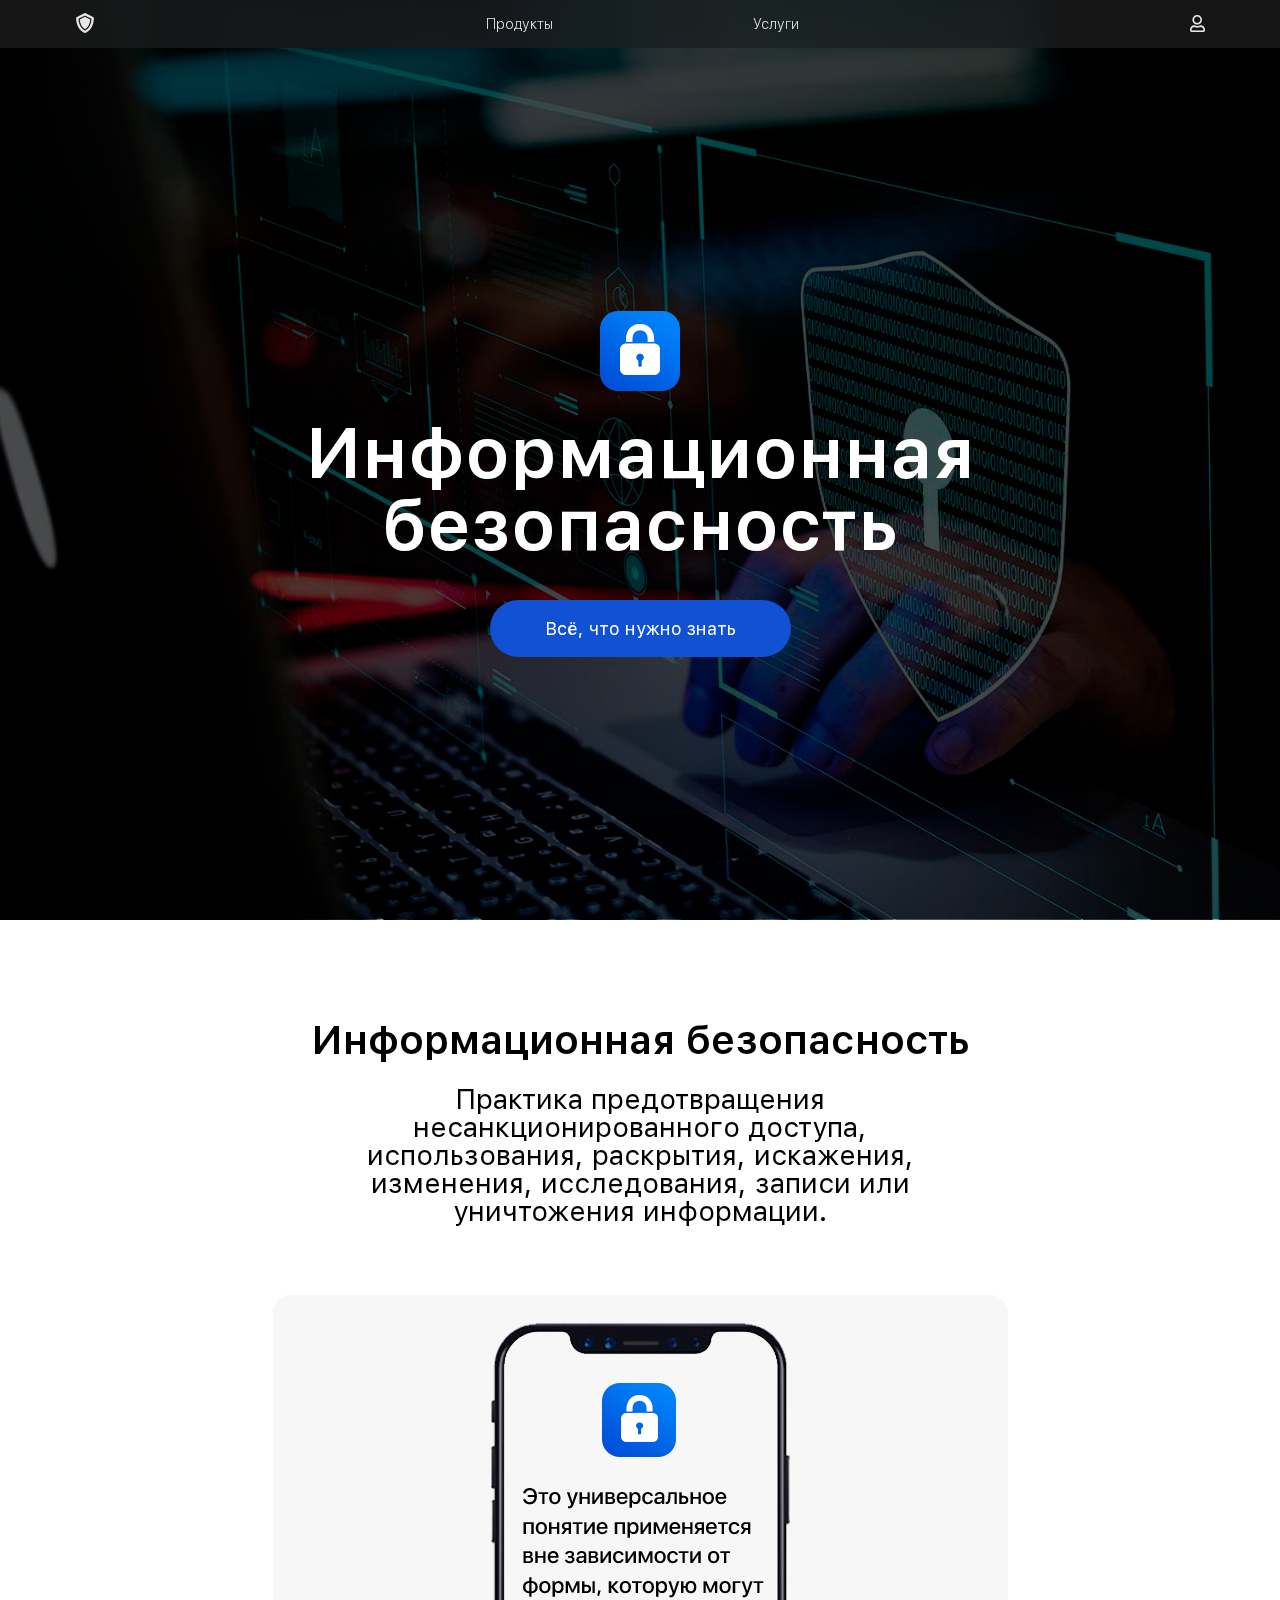
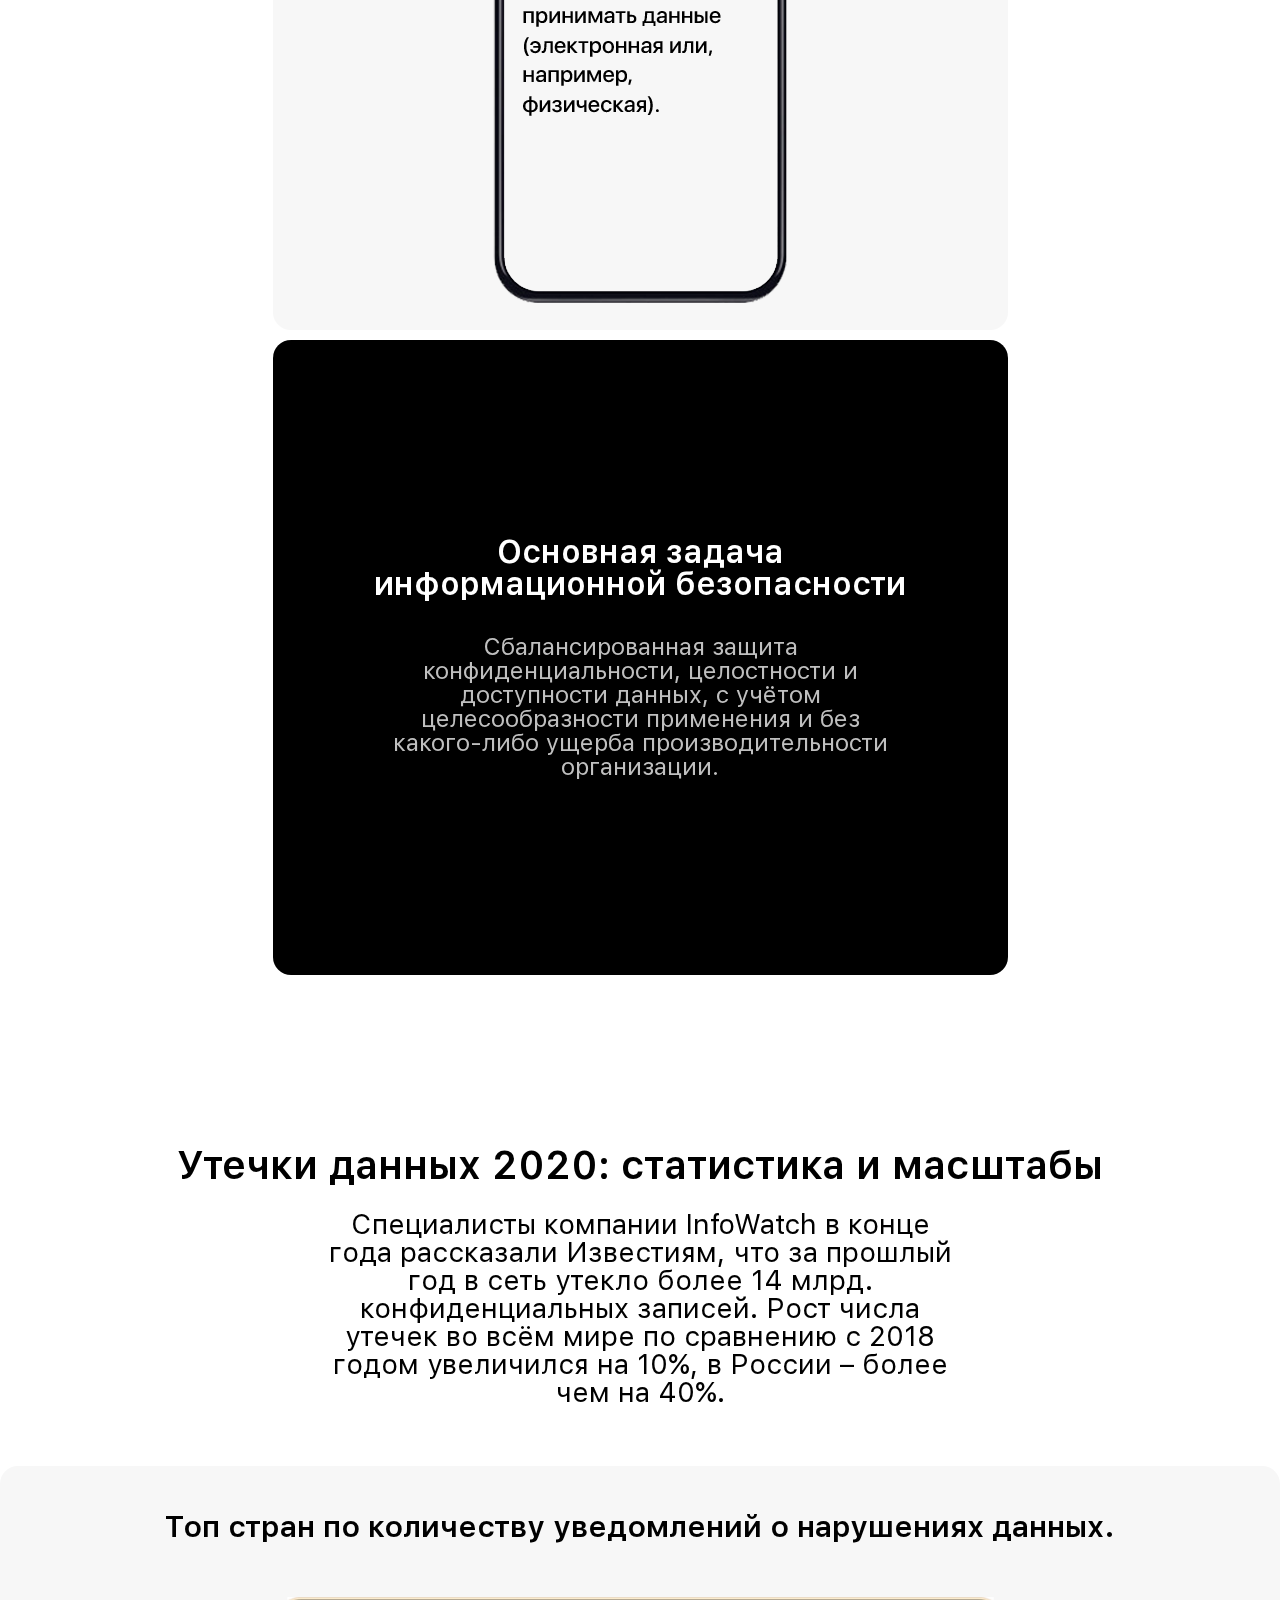
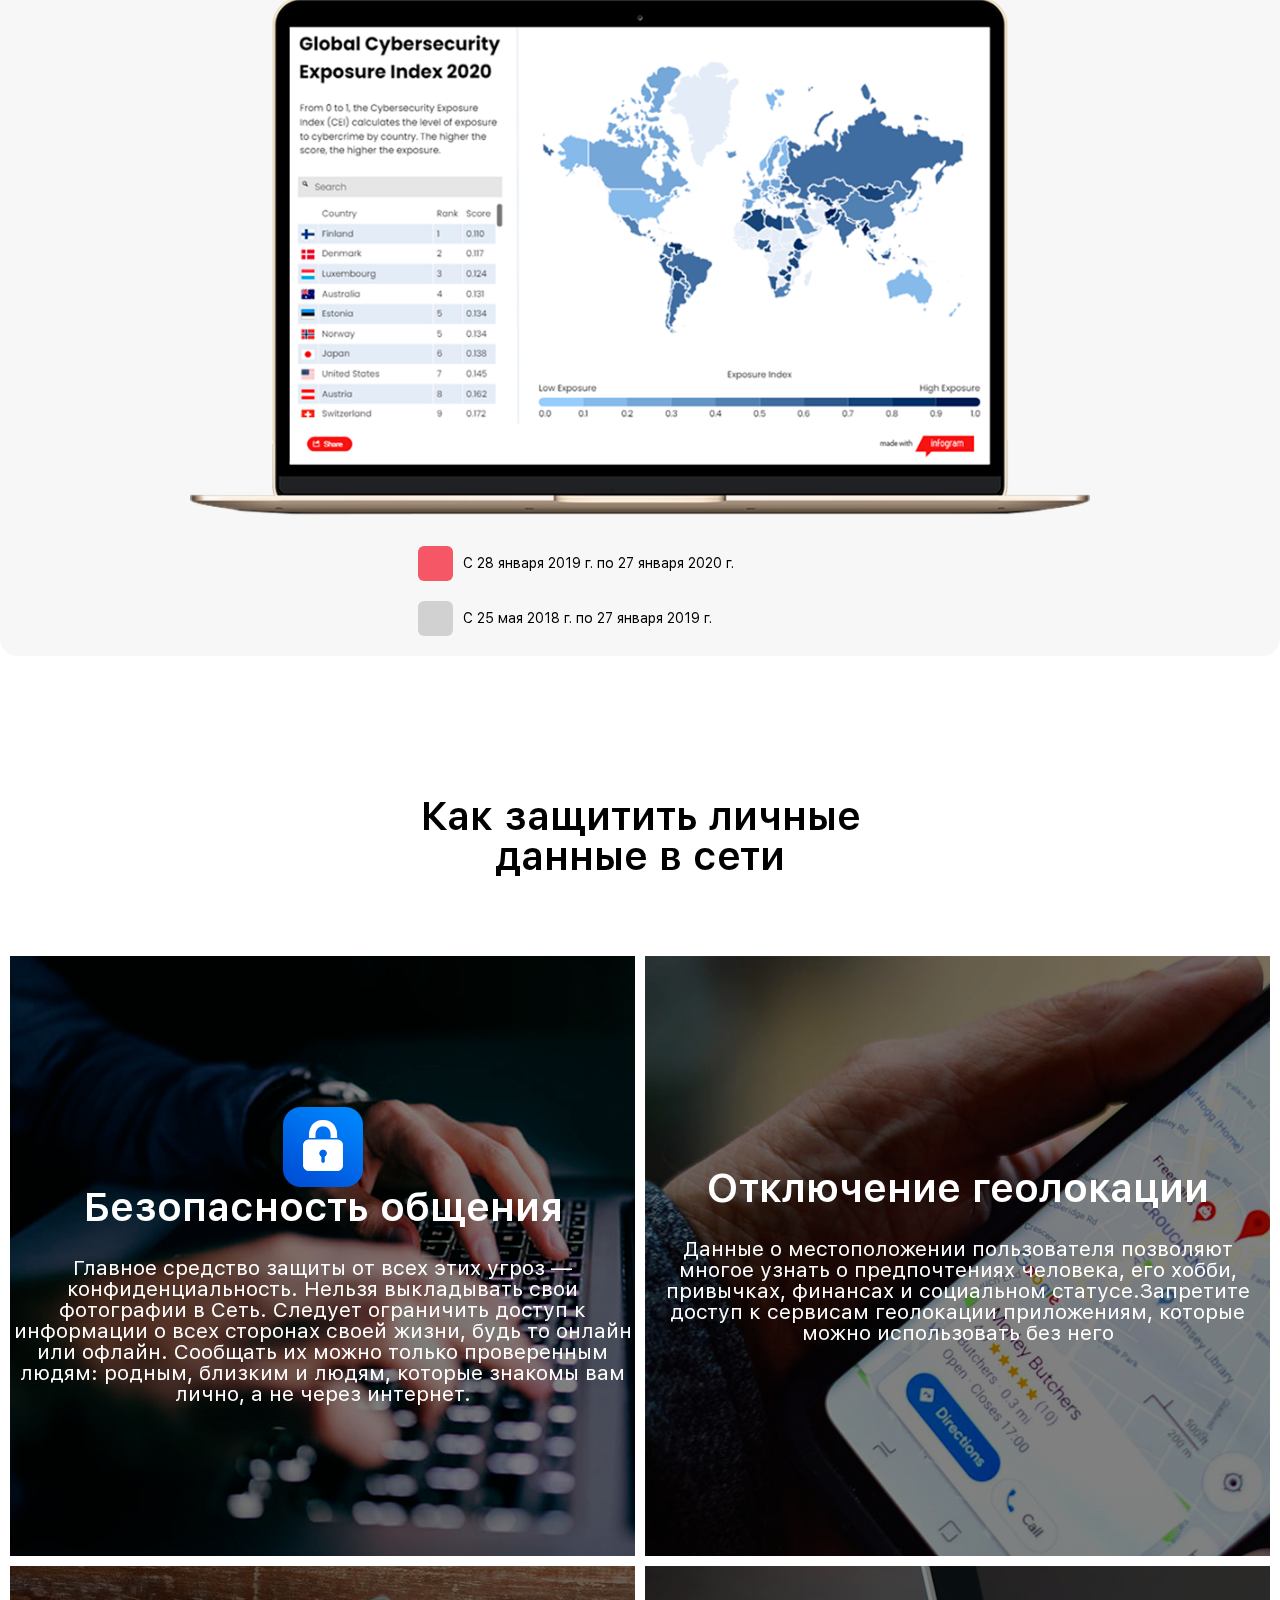
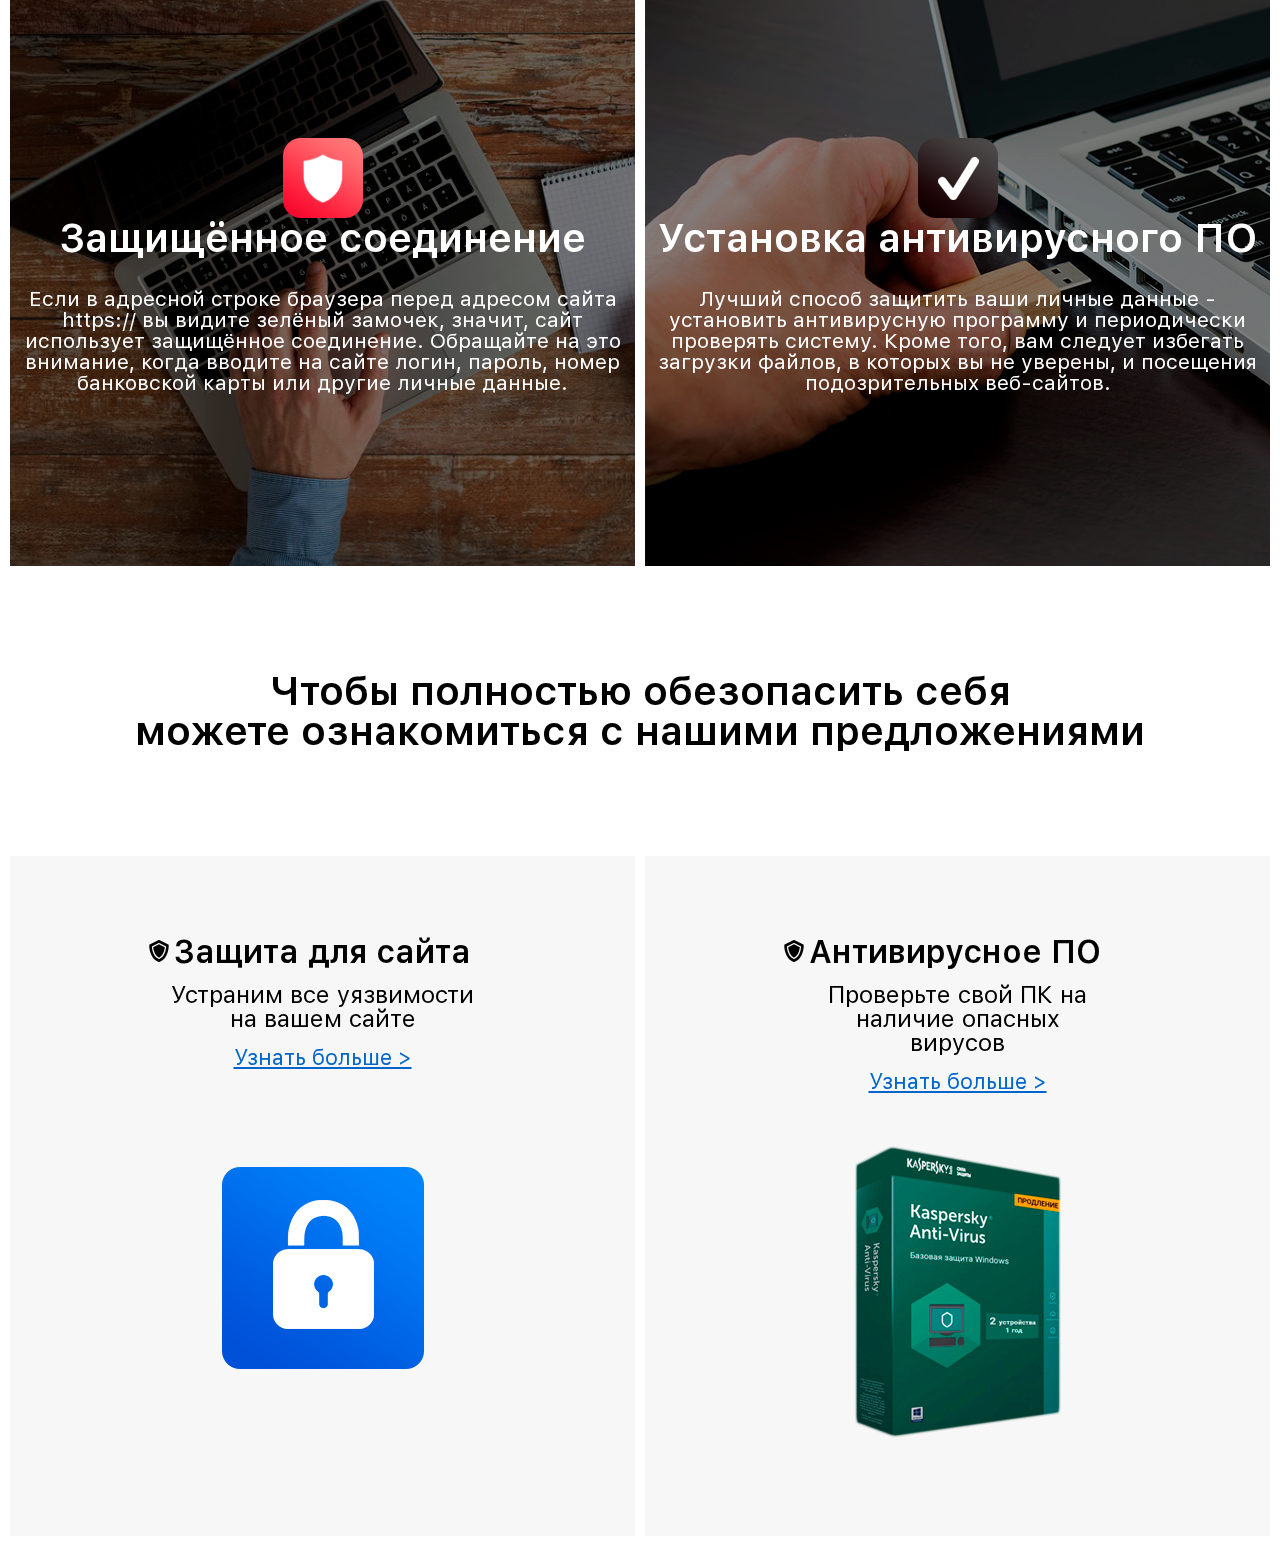
<file: index.html>
<!DOCTYPE html>
<html>
<head>
    <meta charset="UTF-8">
    <meta name="viewport" content="width=300, initial-scale=1">
    <title>Информационная безопасность</title>
    <link rel="stylesheet" href="css/icons.css">
    <link rel="stylesheet" href="css/main.css">
    <link rel="stylesheet" href="Font SF/stylesheet.css">
    <link rel="shortcut icon" href="logo.png" type="image/x-icon">
</head>
<body>


<div class="one">
    <!-- шапка -->
    <header class="main-fon-nav">
        <div class="wrapper">
        <div class="containerNav">
            <nav>
                <div class="row">
                    <div class="burger-menu">
                        <span></span>
                    </div>
                    <a class="logo-item-li-1" href="index.html">
                            <svg id="Capa_1" enable-background="new 0 0 512 512" height="20" viewBox="0 0 512 512" width="20" xmlns="http://www.w3.org/2000/svg">
                                <g><path d="m121.472 166.116c2.024 24.213 6.672 57.38 17.189 92.205 22.336 73.956 61.794 126.543 117.339 156.427
                            55.545-29.884 95.003-82.471 117.338-156.427 10.517-34.822 15.164-67.99 17.19-92.205l-134.528-67.264z"/>
                            <path d="m481.854 119.657c-.28-5.394-3.44-10.221-8.271-12.636l-210.875-105.438c-4.223-2.111-9.193-2.111-13.416 0l-210.875
                            105.438c-4.831 2.415-7.991 7.242-8.271 12.636-.16 3.07-3.628 76.168 21.273 161.035 14.734 50.214 36.406 94.071 64.414 130.354
                            35.295 45.722 80.659 79.357 134.832 99.973 1.719.653 3.526.98 5.335.98s3.616-.327 5.335-.98c54.173-20.615 99.537-54.251 134.832-99.973
                            28.008-36.283 49.68-80.141 64.414-130.354 24.901-84.867 21.433-157.965 21.273-161.035zm-219.206 325.414c-2.095 1.036-4.372 1.554-6.648
                            1.554s-4.554-.518-6.648-1.554c-66.792-33.024-113.696-92.938-139.408-178.076-12.86-42.583-17.503-82.709-19.133-108.871-.375-6.008
                            2.879-11.657 8.263-14.349l150.219-75.109c4.223-2.11 9.193-2.111 13.416 0l150.22 75.109c5.384 2.691 8.638 8.342 8.263
                                    14.35-1.631 26.164-6.274 66.291-19.134 108.87-25.714 85.137-72.618 145.051-139.41 178.076z"/></g>
                            </svg>
                    </a>
                    <ul class="list">
                        <li class="li-item"><a class="item-li" href="product.html">Продукты</a></li>
                        <li class="li-item"><a class="item-li" href="services.html">Услуги</a></li>
                    </ul>
                    <div class="logo-item-li">
                        <button class="btn-icon-user">
                            <i class="far fa-user user"></i>
                        </button>
                        <div class="drop-menu">
                            <div class="drop-menu-flex">
                                <a class="link-menu1 fas fa-cog" href="register.html"> Зарегестрироваться</a>
                                <a class="link-menu2 far fa-user-circle" href="authorization.html">  Войти</a>
                            </div>
                        </div>
                    </div>
                </div>
            </nav>
        </div>
        </div>
    </header>
    <!-- шапка -->
    <div class="container">
            <div class="main-title-m">
                <div class="icon">
                    <img src="img/main/one/icon.png" alt="">
                </div>
                <div class="text-title-m">
                    <p class="inf-sec">Информационная<br> безопасность</p> 
                </div>
                <a href="#two"><button class="learn-every">Всё, что нужно знать</button></a>
            </div>      
    </div>

</div>

    <div id="two" class="section two">
        <div class="container">
            <div class="main-title">
                <div class="text-title-block">
                    <p class="text-title-main">Информационная безопасность</p>
                    <p class="text-title-w">Практика предотвращения несанкционированного доступа, использования, раскрытия, искажения, изменения, исследования, записи или уничтожения информации. </p>
                </div>
            </div>
            <div class="cards">
                <div class="block-cards">
                    <div class="one-card"></div>
                    <div class="two-card">
                        <div class="info-block">
                            <p class="info-title">Основная задача информационной безопасности</p>
                            <p class="info-text"> Сбалансированная защита конфиденциальности, целостности и доступности данных, с учётом целесообразности применения и без какого-либо ущерба производительности организации. </p>
                        </div>
                    </div>
                </div>
            </div>
        </div>
    </div>

    <div class="section three">
        <div class="container">
            <div class="main-title">
                <div class="text-title-block">
                    <p class="text-title-main">Утечки данных 2020: статистика и масштабы</p>
                    <p class="text-title-w">Специалисты компании InfoWatch в конце года рассказали Известиям, что за прошлый год в сеть утекло более 14 млрд. конфиденциальных записей. Рост числа утечек во всём мире по сравнению с 2018 годом увеличился на 10%, в России – более чем на 40%.</p>
                </div>
            </div>
            <div class="block-card">
                <div class="card">
                    <div class="card-title"><p class="card-title-text">Топ стран по количеству уведомлений о нарушениях данных.</p></div>
                    <div class="flex-items">
                        <div class="card-image"></div>
                        <div class="card-info">
                            <div class="row-info-card">
                                <div class="red-block"></div>
                                <p class="color-block-text">С 28 января 2019 г. по 27 января 2020 г.</p>
                            </div>
                            <div class="row-info-card">
                                <div class="gray-block"></div>
                                <p class="color-block-text">С 25 мая 2018 г. по 27 января 2019 г.</p>
                            </div>
                        </div>
                    </div> 
                </div>
            </div>
        </div>
    </div>

    <div class="four">
        <div class="container-fluid">
            <div class="main-black-card">
                <div class="title-black-card">
                    <p class="style-title-black-card">Как защитить личные данные в сети</p>
                </div>
                <div class="row-cards-black">
                    <div class="card-in-black img-one">
                        <div class="icon-image">
                            <img src="img/4/1.png" alt="">
                        </div>
                        <div class="info-text-black-card">
                            <div class="txt-title-black-card">
                                <h3>Безопасность общения</h3>
                            </div>
                            <div class="txt-block-black-card">
                                <p class="txt-content-block-card">
                                    Главное средство защиты от всех этих угроз — конфиденциальность. 
                                    Нельзя выкладывать свои фотографии в Cеть. Следует ограничить доступ к 
                                    информации о всех сторонах своей жизни, будь то онлайн или офлайн.
                                     Сообщать их можно только проверенным людям: родным, близким и людям, 
                                    которые знакомы вам лично, а не через интернет.
                                </p>
                            </div>
                        </div>
                    </div>
                    <div class="card-in-black img-two">
                        <div class="info-text-black-card">
                            <div class="txt-title-black-card">
                                <h3>Отключение геолокации</h3>
                            </div>
                            <div class="txt-block-black-card">
                                <p class="txt-content-block-card">
                                    Данные о местоположении пользователя позволяют многое 
                                    узнать о предпочтениях человека, его хобби, привычках, 
                                    финансах и социальном статусе.Запретите доступ к сервисам 
                                    геолокации приложениям, которые можно использовать без него
                                </p>
                            </div>
                        </div>
                    </div>
                    <div class="card-in-black img-three">
                        <div class="icon-image">
                            <img src="img/4/2.png" alt="">
                        </div>
                        <div class="info-text-black-card">
                            <div class="txt-title-black-card">
                                <h3>Защищённое соединение</h3>
                            </div>
                            <div class="txt-block-black-card">
                                <p class="txt-content-block-card">
                                    Если в адресной строке браузера перед адресом сайта 
                                    https:// вы видите зелёный замочек, значит, сайт использует 
                                    защищённое соединение. Обращайте на это внимание, 
                                    когда вводите на сайте логин, пароль, номер банковской 
                                    карты или другие личные данные.
                                </p>
                            </div>
                        </div>
                    </div>
                    <div class="card-in-black img-four">
                        <div class="icon-image">
                            <img src="img/4/3.png" alt="">
                        </div>
                        <div class="info-text-black-card">
                            <div class="txt-title-black-card">
                                <h3>Установка антивирусного ПО</h3>
                            </div>
                            <div class="txt-block-black-card">
                                <p class="txt-content-block-card">
                                    Лучший способ защитить ваши личные данные - установить 
                                    антивирусную программу и периодически проверять систему. 
                                    Кроме того, вам следует избегать загрузки файлов, в которых 
                                    вы не уверены, и посещения подозрительных веб-сайтов.
                                </p>
                            </div>
                        </div>
                    </div> 
                </div>
            </div>
        </div>
    </div>

    <div class="five">
        <div class="container-fluid">
            <div class="product-title-block">
                <h1 class="product-title-text">Чтобы полностью обезопасить себя<br> можете ознакомиться с нашими предложениями</h1>
            </div>
            <div class="product-cards">
                <div class="product-card site">
                    <div class="site-block-info">
                        <div class="product-title-site">
                            <div class="product-icon">
                                <svg id="Capa_1" enable-background="new 0 0 512 512" height="22" viewBox="0 0 512 512" width="22" xmlns="http://www.w3.org/2000/svg">
                                    <g><path d="m121.472 166.116c2.024 24.213 6.672 57.38 17.189 92.205 22.336 73.956 61.794 126.543 117.339 156.427 
                                55.545-29.884 95.003-82.471 117.338-156.427 10.517-34.822 15.164-67.99 17.19-92.205l-134.528-67.264z"/>
                                <path d="m481.854 119.657c-.28-5.394-3.44-10.221-8.271-12.636l-210.875-105.438c-4.223-2.111-9.193-2.111-13.416 0l-210.875 
                                105.438c-4.831 2.415-7.991 7.242-8.271 12.636-.16 3.07-3.628 76.168 21.273 161.035 14.734 50.214 36.406 94.071 64.414 130.354 
                                35.295 45.722 80.659 79.357 134.832 99.973 1.719.653 3.526.98 5.335.98s3.616-.327 5.335-.98c54.173-20.615 99.537-54.251 134.832-99.973 
                                28.008-36.283 49.68-80.141 64.414-130.354 24.901-84.867 21.433-157.965 21.273-161.035zm-219.206 325.414c-2.095 1.036-4.372 1.554-6.648 
                                1.554s-4.554-.518-6.648-1.554c-66.792-33.024-113.696-92.938-139.408-178.076-12.86-42.583-17.503-82.709-19.133-108.871-.375-6.008 
                                2.879-11.657 8.263-14.349l150.219-75.109c4.223-2.11 9.193-2.111 13.416 0l150.22 75.109c5.384 2.691 8.638 8.342 8.263 
                                        14.35-1.631 26.164-6.274 66.291-19.134 108.87-25.714 85.137-72.618 145.051-139.41 178.076z"/></g>
                                </svg>
                            </div>
                            <p> Защита для сайта</p>
                        </div>
                        <div class="product-info-site">
                            <p class="product-info-txt">Устраним все уязвимости на вашем сайте</p>
                        </div>
                        <div class="product-learn-more">
                            <a href="services.html">Узнать больше ></a>
                        </div>
                        <div class="product-image-site"></div>
                    </div>
                </div>
                <div class="product-card antivirus">
                    <div class="antivirus-block-info">
                        <div class="product-title">
                            <div class="product-icon">
                                <svg id="Capa_1" enable-background="new 0 0 512 512" height="22" viewBox="0 0 512 512" width="22" xmlns="http://www.w3.org/2000/svg">
                                    <g><path d="m121.472 166.116c2.024 24.213 6.672 57.38 17.189 92.205 22.336 73.956 61.794 126.543 117.339 156.427 
                                55.545-29.884 95.003-82.471 117.338-156.427 10.517-34.822 15.164-67.99 17.19-92.205l-134.528-67.264z"/>
                                <path d="m481.854 119.657c-.28-5.394-3.44-10.221-8.271-12.636l-210.875-105.438c-4.223-2.111-9.193-2.111-13.416 0l-210.875 
                                105.438c-4.831 2.415-7.991 7.242-8.271 12.636-.16 3.07-3.628 76.168 21.273 161.035 14.734 50.214 36.406 94.071 64.414 130.354 
                                35.295 45.722 80.659 79.357 134.832 99.973 1.719.653 3.526.98 5.335.98s3.616-.327 5.335-.98c54.173-20.615 99.537-54.251 134.832-99.973 
                                28.008-36.283 49.68-80.141 64.414-130.354 24.901-84.867 21.433-157.965 21.273-161.035zm-219.206 325.414c-2.095 1.036-4.372 1.554-6.648 
                                1.554s-4.554-.518-6.648-1.554c-66.792-33.024-113.696-92.938-139.408-178.076-12.86-42.583-17.503-82.709-19.133-108.871-.375-6.008 
                                2.879-11.657 8.263-14.349l150.219-75.109c4.223-2.11 9.193-2.111 13.416 0l150.22 75.109c5.384 2.691 8.638 8.342 8.263 
                                        14.35-1.631 26.164-6.274 66.291-19.134 108.87-25.714 85.137-72.618 145.051-139.41 178.076z"/></g>
                                </svg>
                            </div>
                            <p>Антивирусное ПО</p>
                        </div>
                        <div class="product-info">
                            <p class="product-info-txt">Проверьте свой ПК на наличие опасных вирусов</p>
                        </div>
                        <div class="product-learn-more">
                            <a href="product.html">Узнать больше ></a>
                        </div>
                        <div class="product-image-antivirus"></div>
                    </div>
                </div>
            </div>
        </div>
    </div>
    <script src="source/js/js.js"></script>
</body>
</html>
</file>
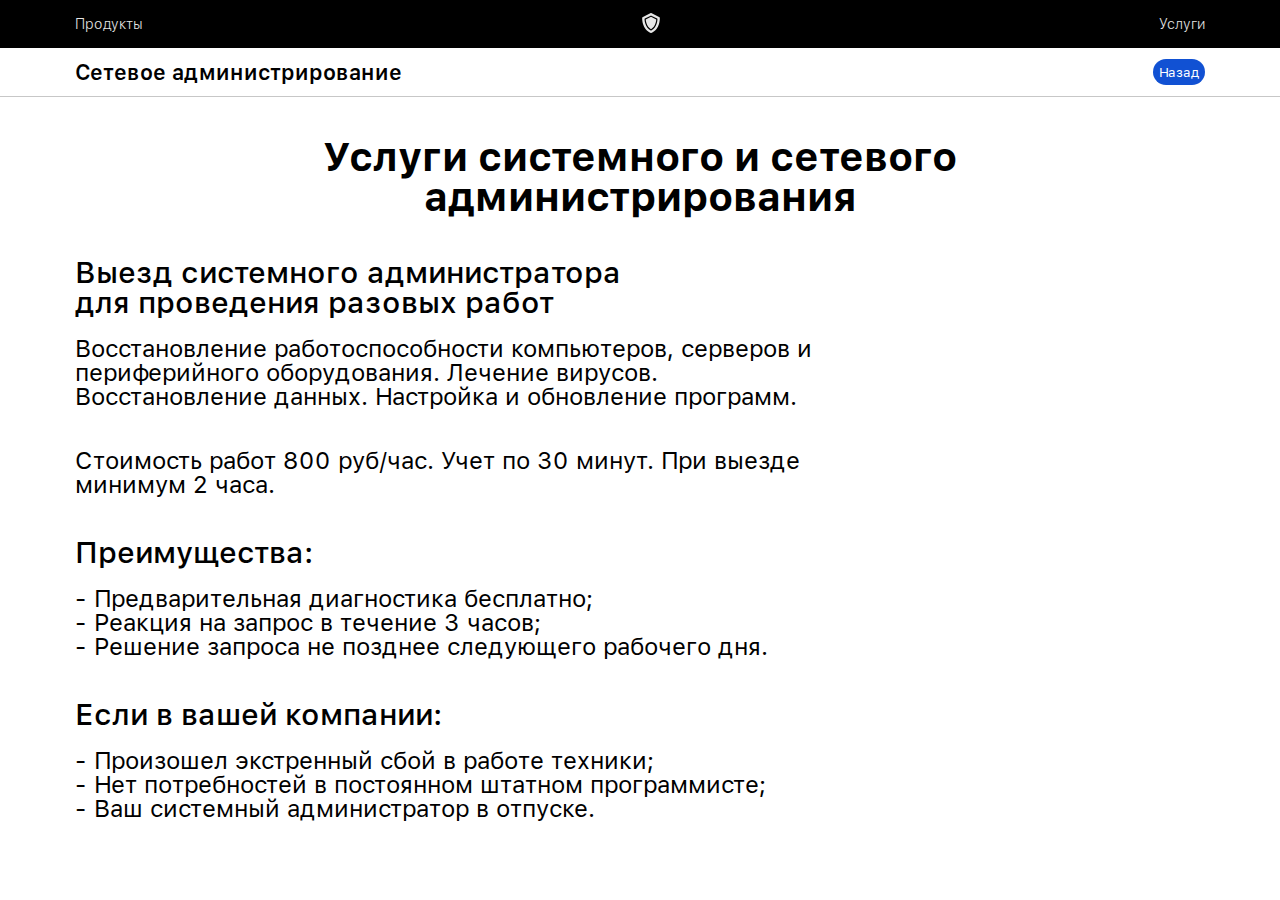
<file: admin.html>
<!DOCTYPE html>
<html>
<head>
    <meta charset="UTF-8">
    <meta name="viewport" content="width=300, initial-scale=1">
    <title>Сетевое администрирование</title>
    <link rel="stylesheet" href="css/icons.css">
    <link rel="stylesheet" href="css/services.css">
    <link rel="stylesheet" href="Font SF/stylesheet.css">
    <link rel="shortcut icon" href="logo.png" type="image/x-icon">
    <link rel="stylesheet" href="css/bid.css">
    <link rel="stylesheet" href="css/admin.css">
</head>
<body class="hide">

<!-- ШАПКА -->
    <header class="main-fon-nav one">
        <div class="wrapper">
            <div class="main-container containerNav">
                <nav>
                    <div class="row">
                        <li class="li-item"><a class="item-li" href="product.html">Продукты</a></li>
                        <a class="logo-item-li-1" href="index.html">
                            <svg id="Capa_1" enable-background="new 0 0 512 512" height="20" viewBox="0 0 512 512" width="20" xmlns="http://www.w3.org/2000/svg">
                                <g><path d="m121.472 166.116c2.024 24.213 6.672 57.38 17.189 92.205 22.336 73.956 61.794 126.543 117.339 156.427
                            55.545-29.884 95.003-82.471 117.338-156.427 10.517-34.822 15.164-67.99 17.19-92.205l-134.528-67.264z"/>
                                    <path d="m481.854 119.657c-.28-5.394-3.44-10.221-8.271-12.636l-210.875-105.438c-4.223-2.111-9.193-2.111-13.416 0l-210.875
                            105.438c-4.831 2.415-7.991 7.242-8.271 12.636-.16 3.07-3.628 76.168 21.273 161.035 14.734 50.214 36.406 94.071 64.414 130.354
                            35.295 45.722 80.659 79.357 134.832 99.973 1.719.653 3.526.98 5.335.98s3.616-.327 5.335-.98c54.173-20.615 99.537-54.251 134.832-99.973
                            28.008-36.283 49.68-80.141 64.414-130.354 24.901-84.867 21.433-157.965 21.273-161.035zm-219.206 325.414c-2.095 1.036-4.372 1.554-6.648
                            1.554s-4.554-.518-6.648-1.554c-66.792-33.024-113.696-92.938-139.408-178.076-12.86-42.583-17.503-82.709-19.133-108.871-.375-6.008
                            2.879-11.657 8.263-14.349l150.219-75.109c4.223-2.11 9.193-2.111 13.416 0l150.22 75.109c5.384 2.691 8.638 8.342 8.263
                                    14.35-1.631 26.164-6.274 66.291-19.134 108.87-25.714 85.137-72.618 145.051-139.41 178.076z"/></g>
                            </svg>
                        </a>
                        <li class="li-item"><a class="item-li" href="services.html">Услуги</a></li>
                    </div>
                </nav>
            </div>
        </div>
    </header>

    <!-- ШАПКА ФИКСИРОВАННАЯ -->
    <div class="secound-fon-naw two">
        <div class="secound-wrapper">
            <div class="main-container containerNav">
                <div class="secound-row">
                    <div class="antivirusPO">
                        <a href="services.html" class="antivirusPO-txt">Сетевое администрирование</a>
                    </div>
                    <div class="antivirus-check">
                        <a href="services.html"><button class="antivirus-check-btn">Назад</button></a>
                    </div>
                </div>
            </div>
        </div>
        <div class="main-hide-block">
            <div class="hide-block">
                <div class="btn-hide-block">
                    <button class="btn-hide">X</button>
                </div>
                <div class="main-block-form">
                    <div class="logo-text-block">
                        <p id="some-txt" class="logo-text"></p>
                    </div>
                    <div class="form-block">
                        <form class="form" action="address.txt" method="get">
                            <div class="input login">
                                <input class="input-login" type="text" required placeholder=" ">
                                <label class="form-label">Введите ваш телефон.</label>
                            </div>
                            <div class="input login">
                                <input class="input-login" type="text" required placeholder=" ">
                                <label class="form-label">Введите ваше имя.</label>
                            </div>
                            <p class="prompt-txt">Оставьте заявку и в ближайшее время мы с вами свяжемся.</p>
                            <div class="input button">
                                <button id="submit" name="submit" type="submit" class="btn-input">Отправить заявку</button>
                            </div>
                        </form>
                    </div>

                </div>
            </div>
        </div>
    </div>
    </div>
    <!-- ШАПКА ФИКСИРОВАННАЯ -->
<!-- ШАПКА -->
    <section>
        <div class="containerNav">
            <div class="title">
                <p class="title-text">Услуги системного и сетевого<br>администрирования</p>
            </div>
            <div class="text-info">
                <div class="text-info-block">
                    <div class="title-info-text">
                        <p>Выезд системного администратора<br>для проведения разовых работ</p>
                    </div>
                    <div class="info-block">
                        <p>
                            Восстановление работоспособности компьютеров,
                            серверов и периферийного оборудования.
                            Лечение вирусов. Восстановление данных. Настройка
                            и обновление программ.
                        </p>
                    </div>
                    <div class="info-block-m">
                        <p>
                            Стоимость работ 800 руб/час. Учет по 30 минут.
                            При выезде минимум 2 часа.
                        </p>
                    </div>
                    <div class="title-info-text">
                        <p>Преимущества:</p>
                    </div>
                    <div class="info-block">
                        <p>
                            - Предварительная диагностика бесплатно;<br>
                            - Реакция на запрос в течение 3 часов;<br>
                            - Решение запроса не позднее следующего рабочего дня.
                        </p>
                    </div>
                    <div class="title-info-text">
                        <p>Если в вашей компании:</p>
                    </div>
                    <div class="info-block">
                        <p>
                            - Произошел экстренный сбой в работе техники;<br>
                            - Нет потребностей в постоянном штатном программисте;<br>
                            - Ваш системный администратор в отпуске.
                        </p>
                    </div>
                </div>
            </div>
        </div>
    </section>
</body>
</html>
</file>
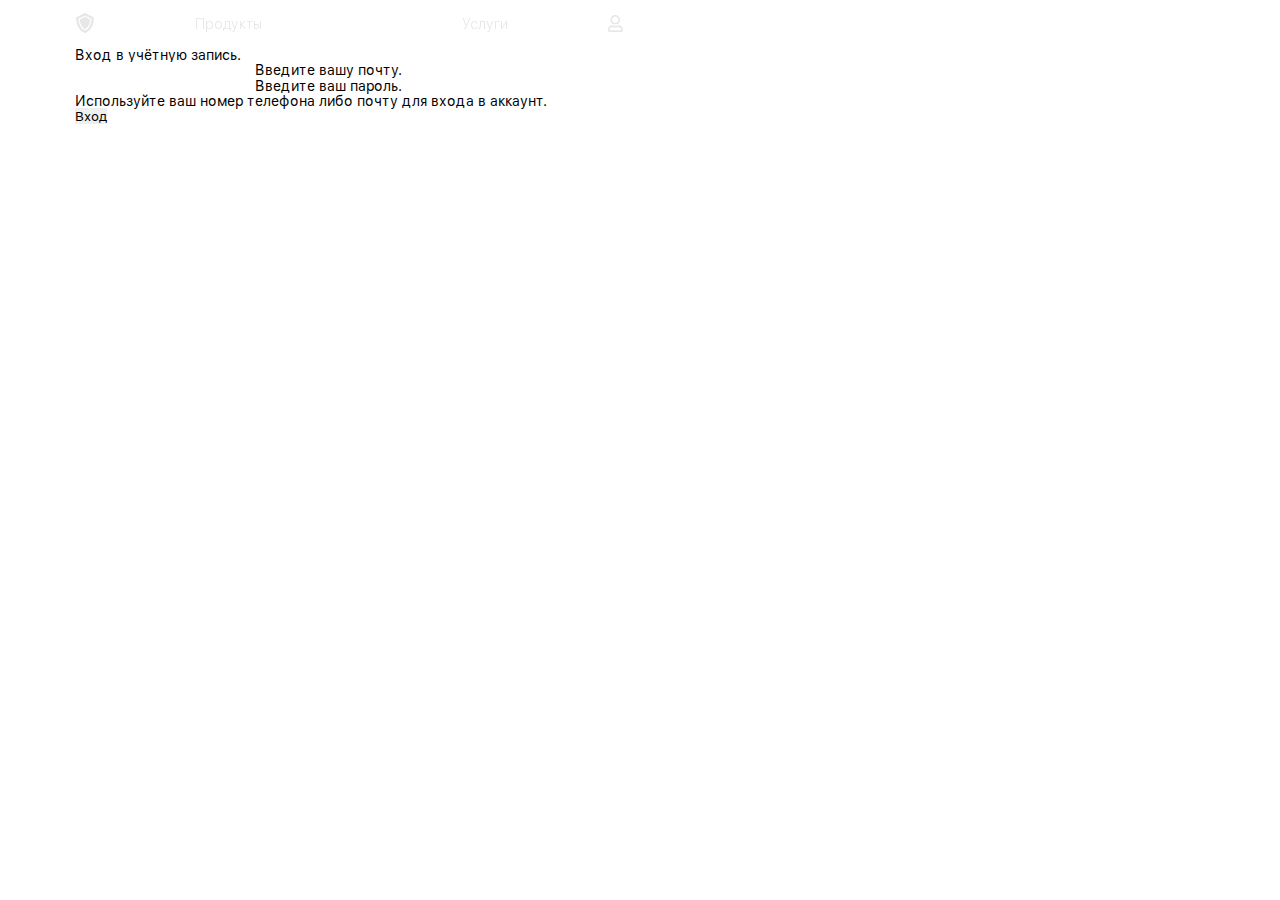
<file: authorization.html>
<!DOCTYPE html>
<html>
<head>
    <meta charset="UTF-8">
    <meta name="viewport" content="width=300, initial-scale=1">
    <title></title>
    <link rel="stylesheet" href="css/icons.css">
    <link rel="stylesheet" href="css/authorization.css">
    <link rel="stylesheet" href="Font SF/stylesheet.css">
</head>
<body>
    
<!-- шапка -->
<header class="main-fon-nav">
    <div class="wrapper">
    <div class="container">
        <nav>
            <div class="row">
                <div class="burger-menu">
                    <span></span>
                </div>
                <a class="logo-item-li-1" href="index.html">
                        <svg id="Capa_1" enable-background="new 0 0 512 512" height="20" viewBox="0 0 512 512" width="20" xmlns="http://www.w3.org/2000/svg">
                            <g><path d="m121.472 166.116c2.024 24.213 6.672 57.38 17.189 92.205 22.336 73.956 61.794 126.543 117.339 156.427 
                        55.545-29.884 95.003-82.471 117.338-156.427 10.517-34.822 15.164-67.99 17.19-92.205l-134.528-67.264z"/>
                        <path d="m481.854 119.657c-.28-5.394-3.44-10.221-8.271-12.636l-210.875-105.438c-4.223-2.111-9.193-2.111-13.416 0l-210.875 
                        105.438c-4.831 2.415-7.991 7.242-8.271 12.636-.16 3.07-3.628 76.168 21.273 161.035 14.734 50.214 36.406 94.071 64.414 130.354 
                        35.295 45.722 80.659 79.357 134.832 99.973 1.719.653 3.526.98 5.335.98s3.616-.327 5.335-.98c54.173-20.615 99.537-54.251 134.832-99.973 
                        28.008-36.283 49.68-80.141 64.414-130.354 24.901-84.867 21.433-157.965 21.273-161.035zm-219.206 325.414c-2.095 1.036-4.372 1.554-6.648 
                        1.554s-4.554-.518-6.648-1.554c-66.792-33.024-113.696-92.938-139.408-178.076-12.86-42.583-17.503-82.709-19.133-108.871-.375-6.008 
                        2.879-11.657 8.263-14.349l150.219-75.109c4.223-2.11 9.193-2.111 13.416 0l150.22 75.109c5.384 2.691 8.638 8.342 8.263 
                                14.35-1.631 26.164-6.274 66.291-19.134 108.87-25.714 85.137-72.618 145.051-139.41 178.076z"/></g>
                        </svg>
                </a>
                <ul class="list">
                    <li class="li-item"><a class="item-li" href="#">Продукты</a></li>
                    <li class="li-item"><a class="item-li" href="#">Услуги</a></li>
                </ul>
                <div class="logo-item-li">
                    <button class="btn-icon-user">
                        <i class="far fa-user user"></i>
                    </button>
                    <div class="drop-menu">
                        <div class="drop-menu-flex">
                            <a class="link-menu1 fas fa-cog" href="register.html"> Зарегестрироваться</a> 
                            <a class="link-menu2 far fa-user-circle" href="authorization.html">  Войти</a> 
                        </div>
                    </div>
                </div>
            </div>
        </nav>
    </div>
    </div>
</header> 
<!-- шапка --> 

    <div class="container">
        <div class="logo-text-block">
            <p class="logo-text">Вход в учётную запись.</p>
        </div>
        <form class="form" action="#">
                    <div class="input login">
                        <input class="input-login" type="email" required placeholder=" ">
                        <label class="form-label">Введите вашу почту.</label>
                    </div>
                    <div class="input password">
                        <input class="input-password" type="password" required placeholder=" ">
                        <label class="form-label">Введите ваш пароль.</label>
                    </div>
                <p class="prompt-txt">Используйте ваш номер телефона либо почту для входа в аккаунт.</p>
                <div class="input button">
                    <button type="submit" class="btn-input">Вход</button>
                </div>
        </form>
    </div>



    <script src="source/js/js-form.js"></script>
</body>
</html>
</file>
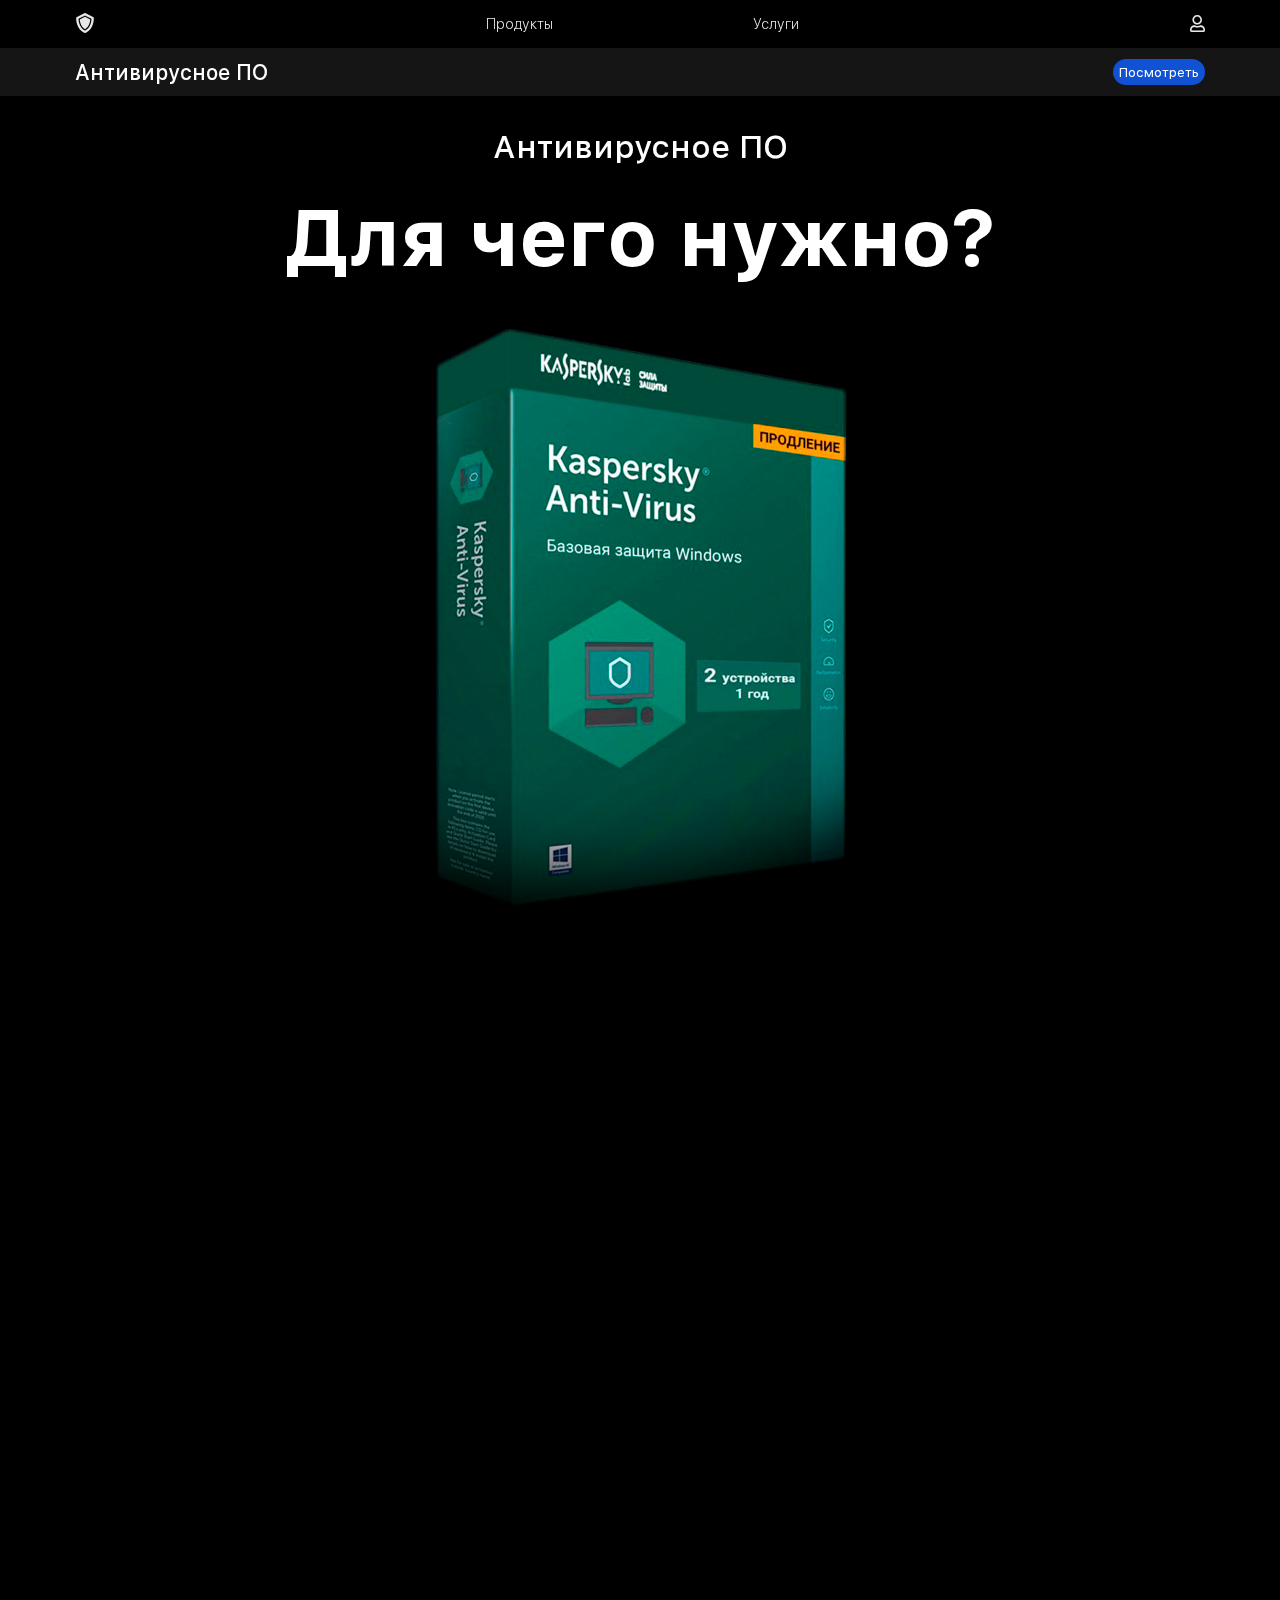
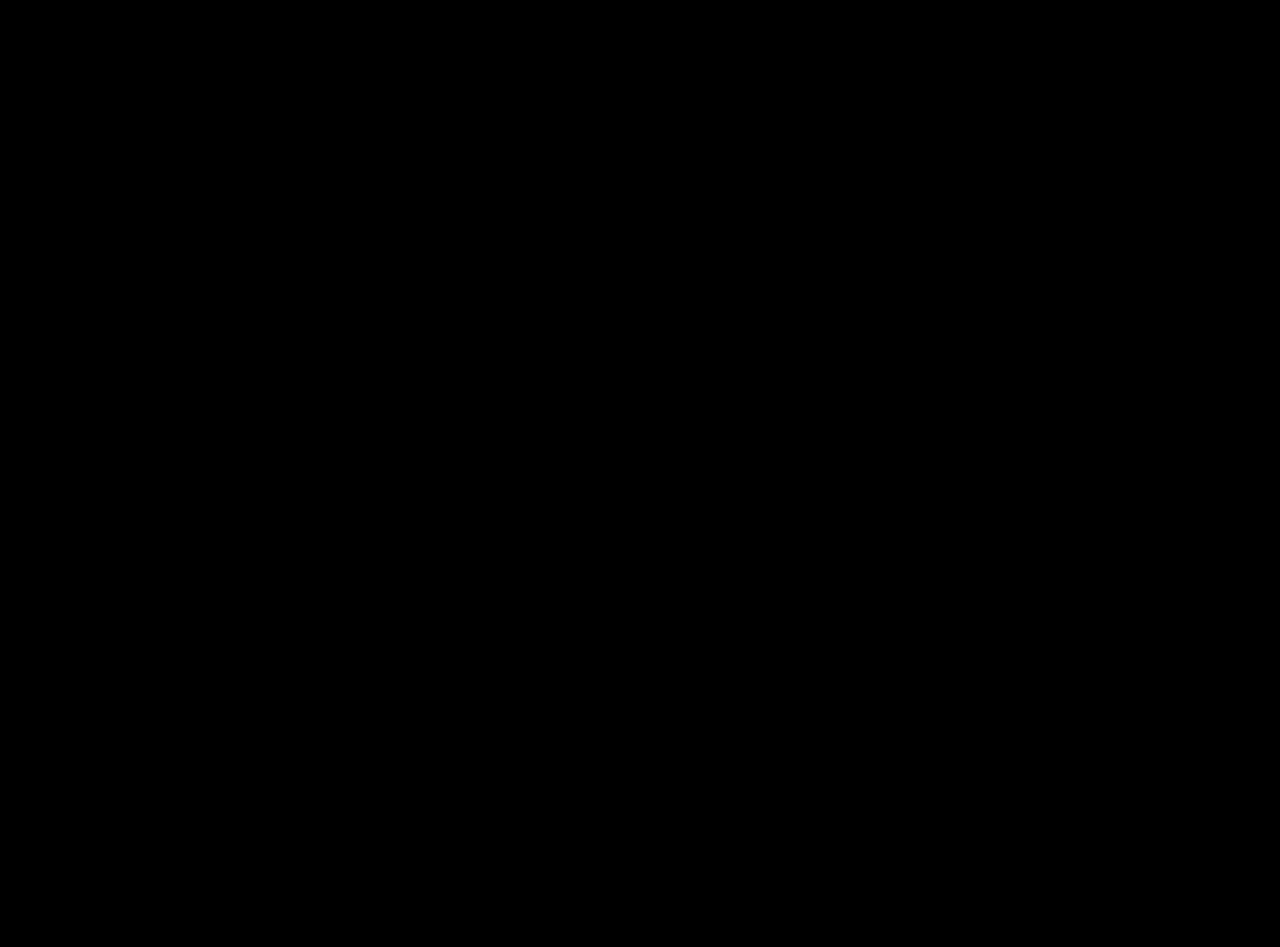
<file: product.html>
<!DOCTYPE html>
<html>
<head>
    <meta charset="UTF-8">
    <meta name="viewport" content="width=300, initial-scale=1">
    <title>Антивирусное ПО</title>
    <link rel="stylesheet" href="css/icons.css">
    <link rel="stylesheet" href="css/product.css">
    <link rel="stylesheet" href="Font SF/stylesheet.css">
    <link rel="shortcut icon" href="logo.png" type="image/x-icon">
</head>
<body class="hide">

    <!-- шапка -->
<section class="absolute">
    <header class="main-fon-nav one">
        <div class="wrapper">
        <div class="main-container containerNav">
            <nav>
                <div class="row">
                    <div class="burger-menu">
                        <span></span>
                    </div>
                    <a class="logo-item-li-1" href="index.html">
                            <svg id="Capa_1" enable-background="new 0 0 512 512" height="20" viewBox="0 0 512 512" width="20" xmlns="http://www.w3.org/2000/svg">
                                <g><path d="m121.472 166.116c2.024 24.213 6.672 57.38 17.189 92.205 22.336 73.956 61.794 126.543 117.339 156.427 
                            55.545-29.884 95.003-82.471 117.338-156.427 10.517-34.822 15.164-67.99 17.19-92.205l-134.528-67.264z"/>
                            <path d="m481.854 119.657c-.28-5.394-3.44-10.221-8.271-12.636l-210.875-105.438c-4.223-2.111-9.193-2.111-13.416 0l-210.875 
                            105.438c-4.831 2.415-7.991 7.242-8.271 12.636-.16 3.07-3.628 76.168 21.273 161.035 14.734 50.214 36.406 94.071 64.414 130.354 
                            35.295 45.722 80.659 79.357 134.832 99.973 1.719.653 3.526.98 5.335.98s3.616-.327 5.335-.98c54.173-20.615 99.537-54.251 134.832-99.973 
                            28.008-36.283 49.68-80.141 64.414-130.354 24.901-84.867 21.433-157.965 21.273-161.035zm-219.206 325.414c-2.095 1.036-4.372 1.554-6.648 
                            1.554s-4.554-.518-6.648-1.554c-66.792-33.024-113.696-92.938-139.408-178.076-12.86-42.583-17.503-82.709-19.133-108.871-.375-6.008 
                            2.879-11.657 8.263-14.349l150.219-75.109c4.223-2.11 9.193-2.111 13.416 0l150.22 75.109c5.384 2.691 8.638 8.342 8.263 
                                    14.35-1.631 26.164-6.274 66.291-19.134 108.87-25.714 85.137-72.618 145.051-139.41 178.076z"/></g>
                            </svg>
                    </a>
                    <ul class="list">
                        <li class="li-item"><a class="item-li" href="product.html">Продукты</a></li>
                        <li class="li-item"><a class="item-li" href="services.html">Услуги</a></li>
                    </ul>
                    <div class="logo-item-li">
                        <button class="btn-icon-user">
                            <i class="far fa-user user"></i>
                        </button>
                        <div class="drop-menu">
                            <div class="drop-menu-flex">
                                <a class="link-menu1 fas fa-cog" href="register.html"> Зарегестрироваться</a> 
                                <a class="link-menu2 far fa-user-circle" href="authorization.html">  Войти</a> 
                            </div>
                        </div>
                    </div>
                </div>
            </nav>
        </div>
        </div>
    </header> 
    <!-- шапка фиксированная -->
    <div class="secound-fon-naw two">
        <div class="secound-wrapper">
            <div class="main-container containerNav">
                <div class="secound-row">
                    <div class="antivirusPO">
                        <a href="product.html" class="antivirusPO-txt">Антивирусное ПО</a>
                    </div>
                    <div class="antivirus-check">
                        <button class="antivirus-check-btn">Посмотреть</button>
                    </div>
                </div>
            </div>
        </div>
                <div class="main-hide-block">
                    <div class="hide-block">
                        <div class="btn-hide-block">
                            <button class="btn-hide">X</button>
                        </div>
                        <div class="hide-block-content">
                            <div class="flex-hide-block">
                                <div class="block">
                                    <div class="hide-img-block"></div>
                                    <div class="content-hide-block">
                                        <div class="title-hide">
                                            <h2 class="txt-title-hide">Антивирус</h2>
                                        </div>
                                        <div class="main-title-hide">
                                            <h1 class="txt-main-title-hide">Kaspersky</h1>
                                        </div>
                                        <div class="learn-more-hide">
                                            <a target="_blank" href="https://www.kaspersky.ru/v4"><p class="txt-learn-more-hide">Узнать больше ></p></a>
                                        </div>
                                    </div>
                                </div>
                                <div class="block">
                                    <div class="hide-img-block1"></div>
                                    <div class="content-hide-block">
                                        <div class="title-hide">
                                            <h2 class="txt-title-hide">Антивирус</h2>
                                        </div>
                                        <div class="main-title-hide">
                                            <h1 class="txt-main-title-hide">Avast</h1>
                                        </div>
                                        <div class="learn-more-hide">
                                            <a target="_blank" href="https://www.avast.ru/index#pc"><p class="txt-learn-more-hide">Узнать больше ></p></a>
                                        </div>
                                    </div>
                                </div>
                                <div class="block">
                                    <div class="hide-img-block2"></div>
                                    <div class="content-hide-block">
                                        <div class="title-hide">
                                            <h2 class="txt-title-hide">Антивирус</h2>
                                        </div>
                                        <div class="main-title-hide">
                                            <h1 class="txt-main-title-hide">ESET NOD32</h1>
                                        </div>
                                        <div class="learn-more-hide">
                                            <a target="_blank" href="https://www.esetnod32.ru/"><p class="txt-learn-more-hide">Узнать больше ></p></a>
                                        </div>
                                    </div>
                                </div>
                            </div>
                        </div>
                    </div>
                </div>
        </div>
    </div>
    <!-- шапка фиксированная -->
</section>
<!-- шапка -->

<section class="fon">
    <div class="wrapper">
        <div class="container">
            <div class="container-top">
                <div class="little-title">Антивирусное ПО</div>
                <div class="main-title">Для чего нужно?</div>
                <div class="antivirus-image"></div>
            </div>
        </div>
    </div>
</section>

<section class="info">
    <div class="wrapper">
        <div class="container">
            <div class="info-block">
                <p class="txt-info-block">
                    Антивирусная программа (антивирус, средство антивирусной защиты, средство обнаружения вредоносных программ) — специализированная 
                    программа для обнаружения компьютерных вирусов, а также нежелательных (считающихся вредоносными) программ и восстановления заражённых (модифицированных) 
                    такими программами файлов и профилактики — предотвращения заражения (модификации) файлов или операционной системы вредоносным кодом.
                </p>
            </div>
            <div class="title-info-block">
                <h2 class="txt-title-info-block">От чего может защитить<br> антивирусное ПО?</h2>
            </div>
            <div class="content-info">
                <div class="content-info-block">
                    <p class="txt-content-info-block-title">В интернете существует более 10 видов вирусных угроз. И в идеале один антивирус должен обеспечивать защиту от их всех.</p>
                    <p class="txt-content-info-block-title">Угрозы бывают следующие:</p>
                    <ul class="content-list">
                        <li class="lists"> - Вирусы. Их особенность – способность добавлять в программы вредоносные коды.</li>
                        <li class="lists"> - Черви. Этот вид угрозы распространяется через компьютерные сети 
                            (отсюда и название «червь», ведь он переползает с одного ПК на другой). Они забивают собой файловую систему, что сказывается на быстродействии.</li>
                        <li class="lists"> - Программы-шпионы. Этот вид угрозы способен «поставить крест» 
                            на информационной безопасности компании. Программы отслеживают действия пользователя, 
                            собирают информацию с жесткого диска и отправляют все это злоумышленникам.</li>
                        <li class="lists"> - Трояны. Способны выполнять на устройстве различные действия без ведома пользователя, вплоть до удаления файлов.</li>
                        <li class="lists"> - Фишинговые программы. С их помощью злоумышленники получают доступ к логинам и паролям пользователей, а также данные их банковских карт.</li>
                        <li class="lists"> - Вирусы-шифровальщики. При попадании на устройство они шифруют файлы так, что их становится просто невозможно потом открыть и использовать.</li>
                        <li class="lists"> - Майнеры. Относительно новый тип угроз. Они без ведома пользователя используют вычислительные мощности устройства для майнинга криптовалют.</li>
                    </ul>
                </div>
                <div class="img-content-block"></div>
            </div>
        </div>
    </div>
</section>


    <script src="source/js/js-product-script.js"></script> 
    <script src="source/js/js.js"></script>
</body>
</file>
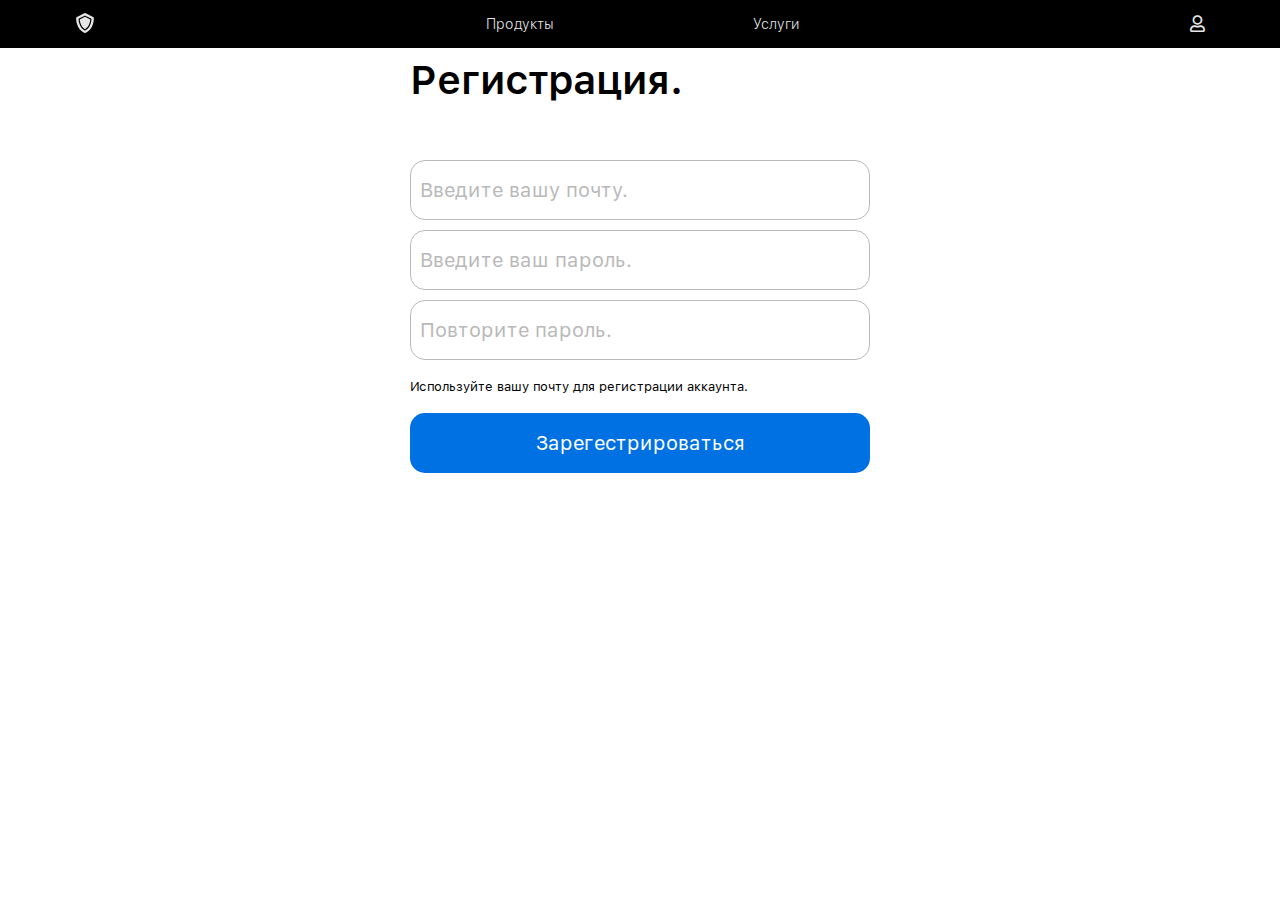
<file: register.html>
<!DOCTYPE html>
<html>
<head>
    <meta charset="UTF-8">
    <meta name="viewport" content="width=300, initial-scale=1">
    <title></title>
    <link rel="stylesheet" href="css/icons.css">
    <link rel="stylesheet" href="css/register.css">
    <link rel="stylesheet" href="Font SF/stylesheet.css">
    <style type="text/css">
        [title="err"]{
          border: solid 2px red;
        }
        </style>
</head>
<body>
    
<!-- шапка -->
<header class="main-fon-nav">
    <div class="wrapper">
    <div class="container">
        <nav>
            <div class="row">
                <div class="burger-menu">
                    <span></span>
                </div>
                <a class="logo-item-li-1" href="index.html">
                        <svg id="Capa_1" enable-background="new 0 0 512 512" height="20" viewBox="0 0 512 512" width="20" xmlns="http://www.w3.org/2000/svg">
                            <g><path d="m121.472 166.116c2.024 24.213 6.672 57.38 17.189 92.205 22.336 73.956 61.794 126.543 117.339 156.427 
                        55.545-29.884 95.003-82.471 117.338-156.427 10.517-34.822 15.164-67.99 17.19-92.205l-134.528-67.264z"/>
                        <path d="m481.854 119.657c-.28-5.394-3.44-10.221-8.271-12.636l-210.875-105.438c-4.223-2.111-9.193-2.111-13.416 0l-210.875 
                        105.438c-4.831 2.415-7.991 7.242-8.271 12.636-.16 3.07-3.628 76.168 21.273 161.035 14.734 50.214 36.406 94.071 64.414 130.354 
                        35.295 45.722 80.659 79.357 134.832 99.973 1.719.653 3.526.98 5.335.98s3.616-.327 5.335-.98c54.173-20.615 99.537-54.251 134.832-99.973 
                        28.008-36.283 49.68-80.141 64.414-130.354 24.901-84.867 21.433-157.965 21.273-161.035zm-219.206 325.414c-2.095 1.036-4.372 1.554-6.648 
                        1.554s-4.554-.518-6.648-1.554c-66.792-33.024-113.696-92.938-139.408-178.076-12.86-42.583-17.503-82.709-19.133-108.871-.375-6.008 
                        2.879-11.657 8.263-14.349l150.219-75.109c4.223-2.11 9.193-2.111 13.416 0l150.22 75.109c5.384 2.691 8.638 8.342 8.263 
                                14.35-1.631 26.164-6.274 66.291-19.134 108.87-25.714 85.137-72.618 145.051-139.41 178.076z"/></g>
                        </svg>
                </a>
                <ul class="list">
                    <li class="li-item"><a class="item-li" href="product.html">Продукты</a></li>
                    <li class="li-item"><a class="item-li" href="#">Услуги</a></li>
                </ul>
                <div class="logo-item-li">
                    <button class="btn-icon-user">
                        <i class="far fa-user user"></i>
                    </button>
                    <div class="drop-menu">
                        <div class="drop-menu-flex">
                            <a class="link-menu1 fas fa-cog" href="register.html"> Зарегестрироваться</a> 
                            <a class="link-menu2 far fa-user-circle" href="authorization.html">  Войти</a> 
                        </div>
                    </div>
                </div>
            </div>
        </nav>
    </div>
    </div>
</header> 
<!-- шапка --> 

    <div class="container">
        <div class="logo-text-block">
            <p class="logo-text">Регистрация.</p>
        </div>
        <form class="form" action="address.txt" method="get">
                    <div class="input login">
                        <input class="input-login" type="email" required placeholder=" ">
                        <label class="form-label">Введите вашу почту.</label>
                    </div>
                    <div class="input password">
                        <input id="password" name="password" type="password" class="input-password" required placeholder=" ">
                        <label class="form-label">Введите ваш пароль.</label>
                    </div>
                    <div class="input password">
                        <input id="password-check" name="password-check" type="password" class="input-password" required placeholder=" ">
                        <label class="form-label">Повторите пароль.</label>
                    </div>
                <p class="prompt-txt">Используйте вашу почту для регистрации аккаунта.</p>
                <div class="input button">
                    <button id="submit" name="submit" type="submit" class="btn-input">Зарегестрироваться</button>
                </div>
        </form>
    </div>


    <script src="source/js/js-form.js"></script>
</body>
</html>
</file>
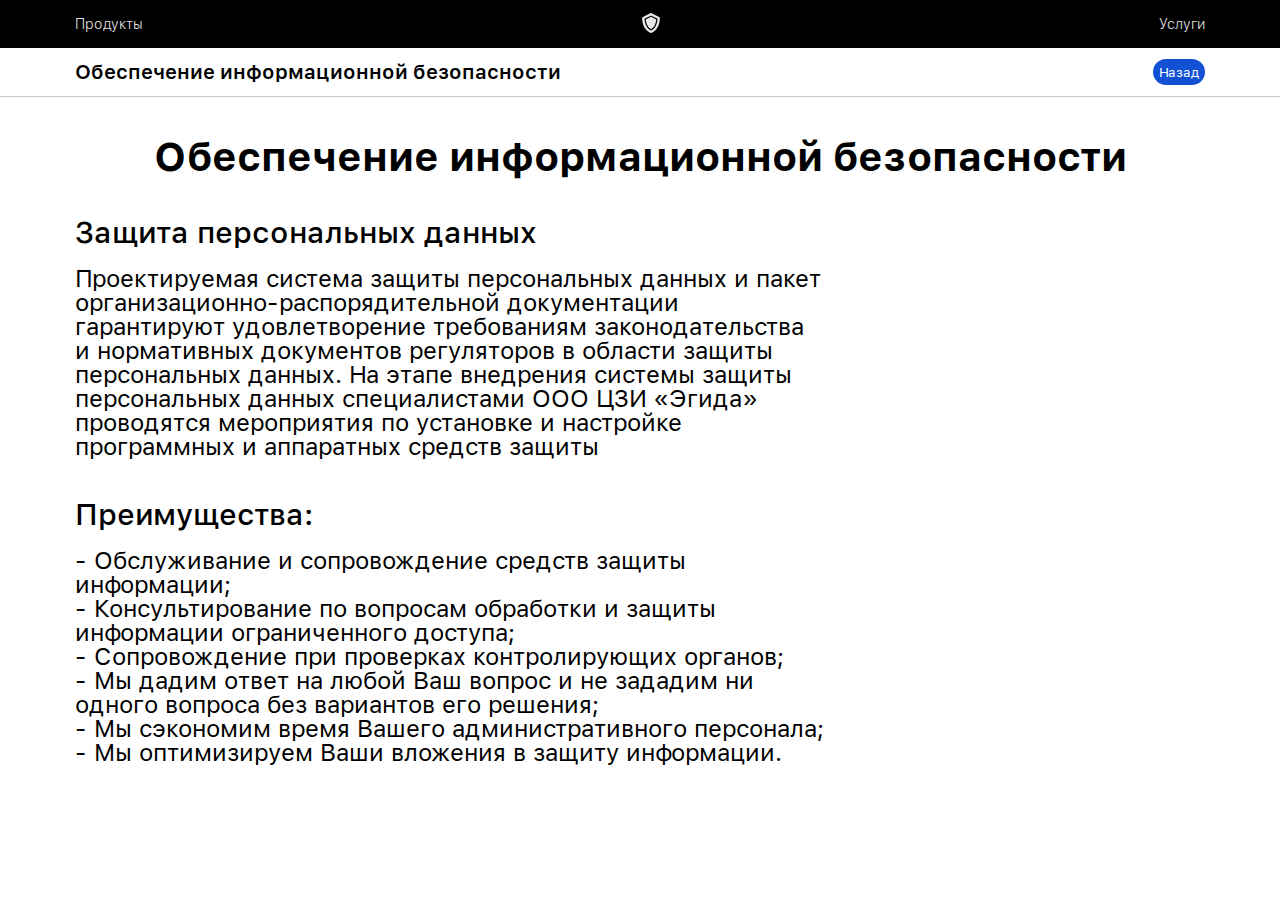
<file: sec.html>
<!DOCTYPE html>
<html>
<head>
    <meta charset="UTF-8">
    <meta name="viewport" content="width=300, initial-scale=1">
    <title>Сетевое администрирование</title>
    <link rel="stylesheet" href="css/icons.css">
    <link rel="stylesheet" href="css/services.css">
    <link rel="stylesheet" href="Font SF/stylesheet.css">
    <link rel="shortcut icon" href="logo.png" type="image/x-icon">
    <link rel="stylesheet" href="css/bid.css">
    <link rel="stylesheet" href="css/admin.css">
</head>
<body class="hide">

<!-- ШАПКА -->
    <header class="main-fon-nav one">
        <div class="wrapper">
            <div class="main-container containerNav">
                <nav>
                    <div class="row">
                        <li class="li-item"><a class="item-li" href="product.html">Продукты</a></li>
                        <a class="logo-item-li-1" href="index.html">
                            <svg id="Capa_1" enable-background="new 0 0 512 512" height="20" viewBox="0 0 512 512" width="20" xmlns="http://www.w3.org/2000/svg">
                                <g><path d="m121.472 166.116c2.024 24.213 6.672 57.38 17.189 92.205 22.336 73.956 61.794 126.543 117.339 156.427
                            55.545-29.884 95.003-82.471 117.338-156.427 10.517-34.822 15.164-67.99 17.19-92.205l-134.528-67.264z"/>
                                    <path d="m481.854 119.657c-.28-5.394-3.44-10.221-8.271-12.636l-210.875-105.438c-4.223-2.111-9.193-2.111-13.416 0l-210.875
                            105.438c-4.831 2.415-7.991 7.242-8.271 12.636-.16 3.07-3.628 76.168 21.273 161.035 14.734 50.214 36.406 94.071 64.414 130.354
                            35.295 45.722 80.659 79.357 134.832 99.973 1.719.653 3.526.98 5.335.98s3.616-.327 5.335-.98c54.173-20.615 99.537-54.251 134.832-99.973
                            28.008-36.283 49.68-80.141 64.414-130.354 24.901-84.867 21.433-157.965 21.273-161.035zm-219.206 325.414c-2.095 1.036-4.372 1.554-6.648
                            1.554s-4.554-.518-6.648-1.554c-66.792-33.024-113.696-92.938-139.408-178.076-12.86-42.583-17.503-82.709-19.133-108.871-.375-6.008
                            2.879-11.657 8.263-14.349l150.219-75.109c4.223-2.11 9.193-2.111 13.416 0l150.22 75.109c5.384 2.691 8.638 8.342 8.263
                                    14.35-1.631 26.164-6.274 66.291-19.134 108.87-25.714 85.137-72.618 145.051-139.41 178.076z"/></g>
                            </svg>
                        </a>
                        <li class="li-item"><a class="item-li" href="services.html">Услуги</a></li>
                    </div>
                </nav>
            </div>
        </div>
    </header>

    <!-- ШАПКА ФИКСИРОВАННАЯ -->
    <div class="secound-fon-naw two">
        <div class="secound-wrapper">
            <div class="main-container containerNav">
                <div class="secound-row">
                    <div class="antivirusPO">
                        <a href="services.html" class="modify">Обеспечение информационной безопасности</a>
                    </div>
                    <div class="antivirus-check">
                        <a href="services.html"><button class="antivirus-check-btn">Назад</button></a>
                    </div>
                </div>
            </div>
        </div>
        <div class="main-hide-block">
            <div class="hide-block">
                <div class="btn-hide-block">
                    <button class="btn-hide">X</button>
                </div>
                <div class="main-block-form">
                    <div class="logo-text-block">
                        <p id="some-txt" class="logo-text"></p>
                    </div>
                    <div class="form-block">
                        <form class="form" action="address.txt" method="get">
                            <div class="input login">
                                <input class="input-login" type="text" required placeholder=" ">
                                <label class="form-label">Введите ваш телефон.</label>
                            </div>
                            <div class="input login">
                                <input class="input-login" type="text" required placeholder=" ">
                                <label class="form-label">Введите ваше имя.</label>
                            </div>
                            <p class="prompt-txt">Оставьте заявку и в ближайшее время мы с вами свяжемся.</p>
                            <div class="input button">
                                <button id="submit" name="submit" type="submit" class="btn-input">Отправить заявку</button>
                            </div>
                        </form>
                    </div>

                </div>
            </div>
        </div>
    </div>
    </div>
    <!-- ШАПКА ФИКСИРОВАННАЯ -->
<!-- ШАПКА -->
    <section>
        <div class="containerNav">
            <div class="title">
                <p class="title-text">Обеспечение информационной безопасности</p>
            </div>
            <div class="text-info">
                <div class="text-info-block">
                    <div class="title-info-text">
                        <p>Защита персональных данных</p>
                    </div>
                    <div class="info-block">
                        <p>
                            Проектируемая система защиты персональных данных и пакет организационно-распорядительной
                            документации гарантируют удовлетворение требованиям законодательства и нормативных
                            документов регуляторов в области защиты персональных данных.
                            На этапе внедрения системы защиты персональных данных специалистами ООО ЦЗИ «Эгида»
                            проводятся мероприятия по установке и настройке программных и аппаратных средств защиты
                    </div>
                    <div class="title-info-text">
                        <p>Преимущества:</p>
                    </div>
                    <div class="info-block">
                        <p>
                            - Обслуживание и сопровождение средств защиты информации;<br>
                            - Консультирование по вопросам обработки и защиты информации ограниченного доступа;<br>
                            - Сопровождение при проверках контролирующих органов;<br>
                            - Мы дадим ответ на любой Ваш вопрос и не зададим ни одного вопроса без вариантов его решения;<br>
                            - Мы сэкономим время Вашего административного персонала;<br>
                            - Мы оптимизируем Ваши вложения в защиту информации.
                        </p>
                    </div>
                </div>
            </div>
        </div>
    </section>
</body>
</html>
</file>
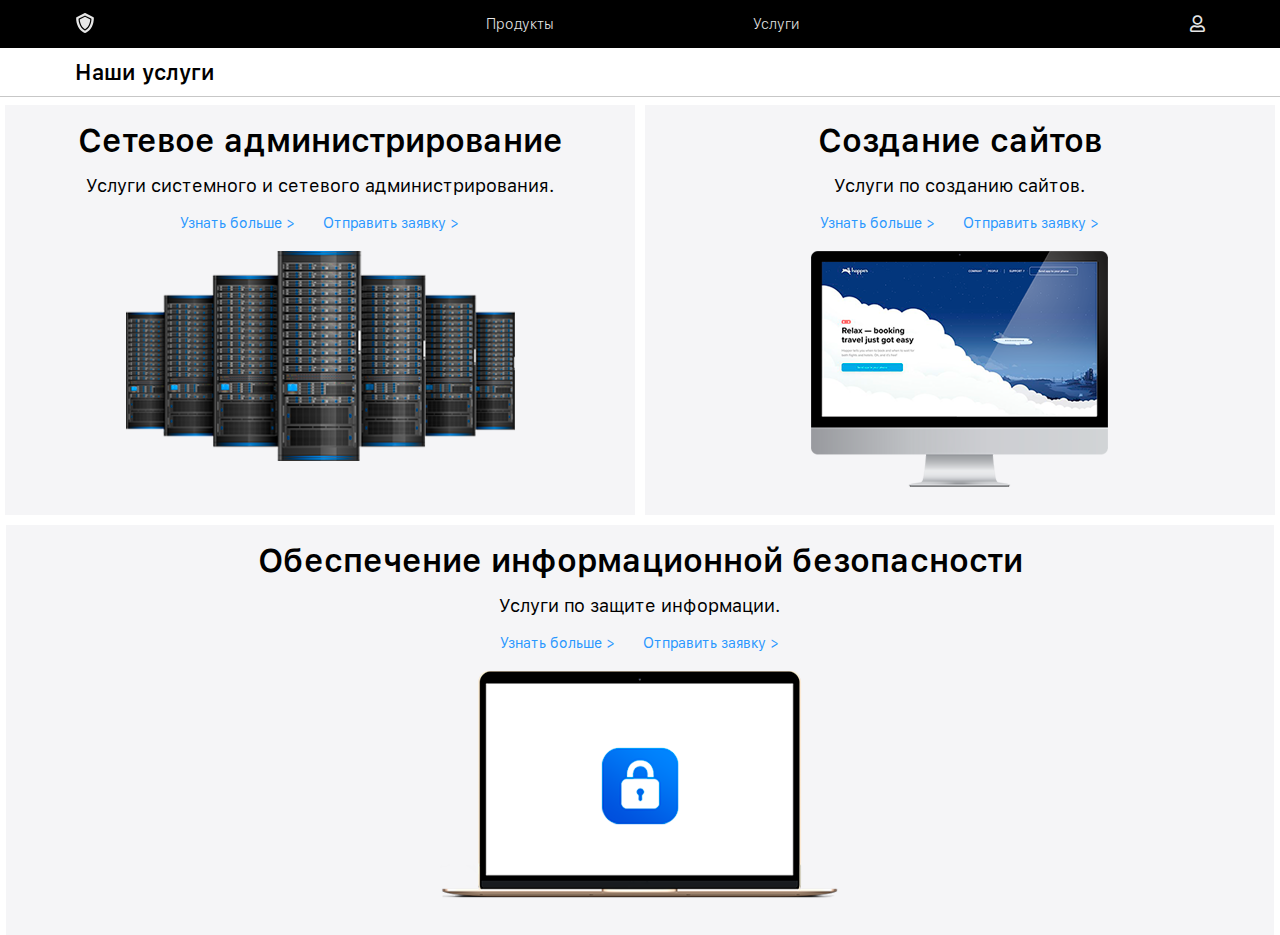
<file: services.html>
<!DOCTYPE html>
<html>
<head>
    <meta charset="UTF-8">
    <meta name="viewport" content="width=300, initial-scale=1">
    <title>Услуги</title>
    <link rel="stylesheet" href="css/icons.css">
    <link rel="stylesheet" href="css/services.css">
    <link rel="stylesheet" href="Font SF/stylesheet.css">
    <link rel="shortcut icon" href="logo.png" type="image/x-icon">
    <link rel="stylesheet" href="css/bid.css">
</head>
<body class="hide">

    <!-- шапка -->
<section class="absolute">
    <header class="main-fon-nav one">
        <div class="wrapper">
        <div class="main-container containerNav">
            <nav>
                <div class="row">
                    <div class="burger-menu">
                        <span></span>
                    </div>
                    <a class="logo-item-li-1" href="index.html">
                            <svg id="Capa_1" enable-background="new 0 0 512 512" height="20" viewBox="0 0 512 512" width="20" xmlns="http://www.w3.org/2000/svg">
                                <g><path d="m121.472 166.116c2.024 24.213 6.672 57.38 17.189 92.205 22.336 73.956 61.794 126.543 117.339 156.427 
                            55.545-29.884 95.003-82.471 117.338-156.427 10.517-34.822 15.164-67.99 17.19-92.205l-134.528-67.264z"/>
                            <path d="m481.854 119.657c-.28-5.394-3.44-10.221-8.271-12.636l-210.875-105.438c-4.223-2.111-9.193-2.111-13.416 0l-210.875 
                            105.438c-4.831 2.415-7.991 7.242-8.271 12.636-.16 3.07-3.628 76.168 21.273 161.035 14.734 50.214 36.406 94.071 64.414 130.354 
                            35.295 45.722 80.659 79.357 134.832 99.973 1.719.653 3.526.98 5.335.98s3.616-.327 5.335-.98c54.173-20.615 99.537-54.251 134.832-99.973 
                            28.008-36.283 49.68-80.141 64.414-130.354 24.901-84.867 21.433-157.965 21.273-161.035zm-219.206 325.414c-2.095 1.036-4.372 1.554-6.648 
                            1.554s-4.554-.518-6.648-1.554c-66.792-33.024-113.696-92.938-139.408-178.076-12.86-42.583-17.503-82.709-19.133-108.871-.375-6.008 
                            2.879-11.657 8.263-14.349l150.219-75.109c4.223-2.11 9.193-2.111 13.416 0l150.22 75.109c5.384 2.691 8.638 8.342 8.263 
                                    14.35-1.631 26.164-6.274 66.291-19.134 108.87-25.714 85.137-72.618 145.051-139.41 178.076z"/></g>
                            </svg>
                    </a>
                    <ul class="list">
                        <li class="li-item"><a class="item-li" href="product.html">Продукты</a></li>
                        <li class="li-item"><a class="item-li" href="services.html">Услуги</a></li>
                    </ul>
                    <div class="logo-item-li">
                        <button class="btn-icon-user">
                            <i class="far fa-user user"></i>
                        </button>
                        <div class="drop-menu">
                            <div class="drop-menu-flex">
                                <a class="link-menu1 fas fa-cog" href="register.html"> Зарегестрироваться</a> 
                                <a class="link-menu2 far fa-user-circle" href="authorization.html">  Войти</a> 
                            </div>
                        </div>
                    </div>
                </div>
            </nav>
        </div>
        </div>
    </header> 
    <!-- шапка фиксированная -->
    <div class="secound-fon-naw two">
        <div class="secound-wrapper">
            <div class="main-container containerNav">
                <div class="secound-row">
                    <div class="antivirusPO">
                        <a href="services.html" class="antivirusPO-txt">Наши услуги</a>
                    </div>
                </div>
            </div>
        </div>
                <div class="main-hide-block">
                    <div class="hide-block">
                        <div class="btn-hide-block">
                            <button class="btn-hide">X</button>
                        </div>
                        <div class="main-block-form">
                            <div class="logo-text-block">
                                <p id="some-txt" class="logo-text"></p>
                            </div>
                            <div class="form-block">
                                <form class="form" action="address.txt" method="get">
                                    <div class="input login">
                                        <input class="input-login" type="text" required placeholder=" ">
                                        <label class="form-label">Введите ваш телефон.</label>
                                    </div>
                                    <div class="input login">
                                        <input class="input-login" type="text" required placeholder=" ">
                                        <label class="form-label">Введите ваше имя.</label>
                                    </div>
                                    <p class="prompt-txt">Оставьте заявку и в ближайшее время мы с вами свяжемся.</p>
                                    <div class="input button">
                                        <button id="submit" name="submit" type="submit" class="btn-input">Отправить заявку</button>
                                    </div>
                                </form>
                            </div>
                            
                        </div>
                    </div>
                </div>
        </div>
    </div>
    <!-- шапка фиксированная -->
</section>
<!-- шапка -->

<section>
    <div class="content">
        <div class="container-fluid">
            <div class="content-row">
                <div class="block w">
                    <div class="title-content">
                        <p class="txt-title">Сетевое администрирование</p>
                    </div>
                    <div class="description-content">
                        <p class="txt-description"> Услуги системного и сетевого администрирования.</p>
                    </div>
                    <div class="learn-more-content">
                        <a href="#"><button class="txt-learn-more">Узнать больше ></button></a> 
                        <button class="txt-send">Отправить заявку ></button> 
                    </div>
                    <div class="img-block"></div>
                </div>
                <div class="block w">
                    <div class="title-content">
                        <p class="txt-title">Создание сайтов</p>
                    </div>
                    <div class="description-content">
                        <p class="txt-description"> Услуги по созданию сайтов.</p>
                    </div>
                    <div class="learn-more-content">
                        <a href="#"><button class="txt-learn-more">Узнать больше ></button></a>
                        <button class="txt-send-two">Отправить заявку ></button> 
                    </div>
                    <div class="img-block-site"></div>
                </div>
                <div class="block-fluid">
                    <div class="title-content">
                        <p class="txt-title">Обеспечение информационной безопасности</p>
                    </div>
                    <div class="description-content">
                        <p class="txt-description">Услуги по защите информации.</p>
                    </div>
                    <div class="learn-more-content">
                        <a href="#"><button class="txt-learn-more">Узнать больше ></button></a>
                        <button class="txt-send-three">Отправить заявку ></button> 
                    </div>
                    <div class="img-content">
                        <div class="img-block"></div>
                    </div>
                </div>
            </div>
        </div>
    </div>
</section>


<script src="source/js/js-service-script.js"></script> 
<script src="source/js/js.js"></script>
</body>
</html>
</file>
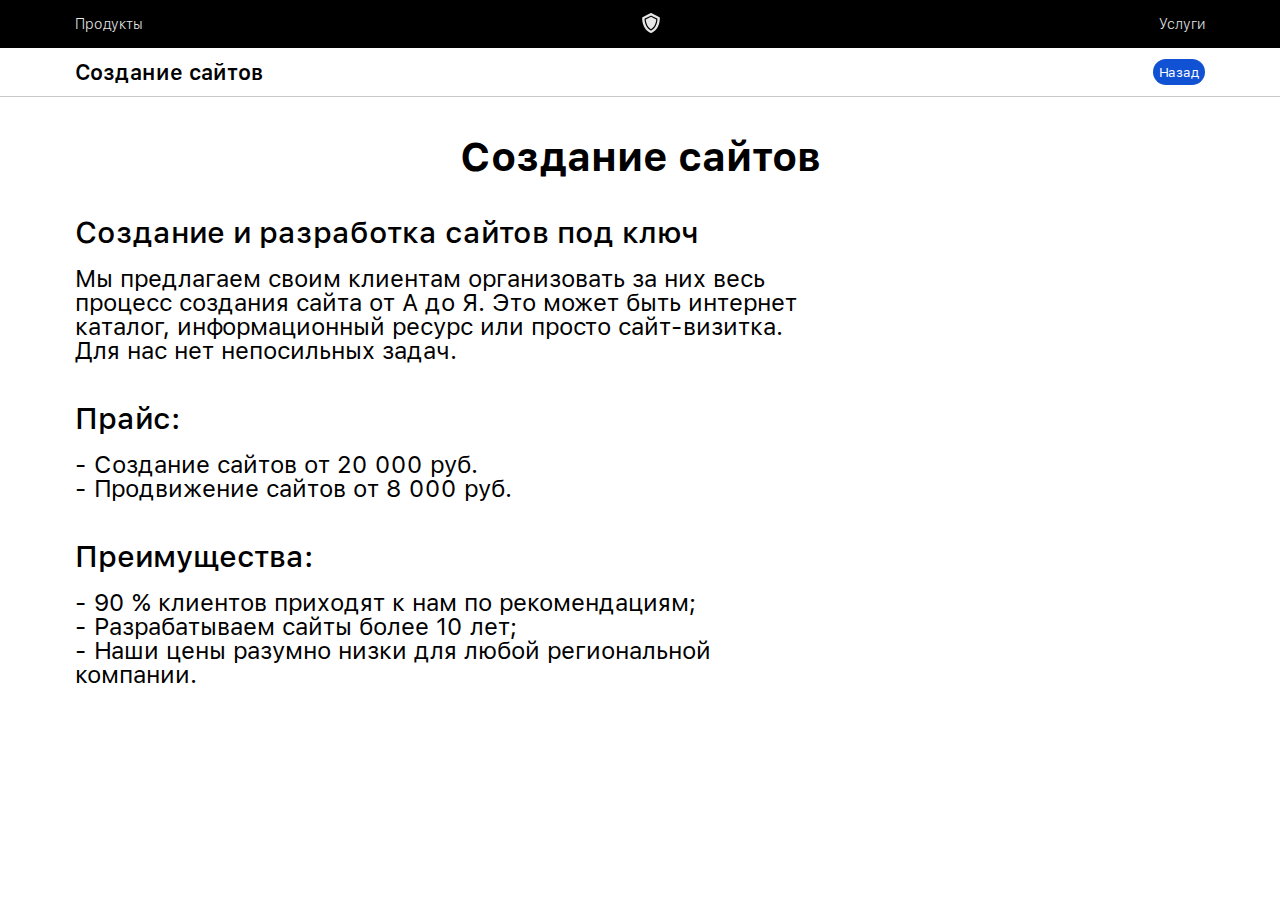
<file: site.html>
<!DOCTYPE html>
<html>
<head>
    <meta charset="UTF-8">
    <meta name="viewport" content="width=300, initial-scale=1">
    <title>Сетевое администрирование</title>
    <link rel="stylesheet" href="css/icons.css">
    <link rel="stylesheet" href="css/services.css">
    <link rel="stylesheet" href="Font SF/stylesheet.css">
    <link rel="shortcut icon" href="logo.png" type="image/x-icon">
    <link rel="stylesheet" href="css/bid.css">
    <link rel="stylesheet" href="css/admin.css">
</head>
<body class="hide">

<!-- ШАПКА -->
    <header class="main-fon-nav one">
        <div class="wrapper">
            <div class="main-container containerNav">
                <nav>
                    <div class="row">
                        <li class="li-item"><a class="item-li" href="product.html">Продукты</a></li>
                        <a class="logo-item-li-1" href="index.html">
                            <svg id="Capa_1" enable-background="new 0 0 512 512" height="20" viewBox="0 0 512 512" width="20" xmlns="http://www.w3.org/2000/svg">
                                <g><path d="m121.472 166.116c2.024 24.213 6.672 57.38 17.189 92.205 22.336 73.956 61.794 126.543 117.339 156.427
                            55.545-29.884 95.003-82.471 117.338-156.427 10.517-34.822 15.164-67.99 17.19-92.205l-134.528-67.264z"/>
                                    <path d="m481.854 119.657c-.28-5.394-3.44-10.221-8.271-12.636l-210.875-105.438c-4.223-2.111-9.193-2.111-13.416 0l-210.875
                            105.438c-4.831 2.415-7.991 7.242-8.271 12.636-.16 3.07-3.628 76.168 21.273 161.035 14.734 50.214 36.406 94.071 64.414 130.354
                            35.295 45.722 80.659 79.357 134.832 99.973 1.719.653 3.526.98 5.335.98s3.616-.327 5.335-.98c54.173-20.615 99.537-54.251 134.832-99.973
                            28.008-36.283 49.68-80.141 64.414-130.354 24.901-84.867 21.433-157.965 21.273-161.035zm-219.206 325.414c-2.095 1.036-4.372 1.554-6.648
                            1.554s-4.554-.518-6.648-1.554c-66.792-33.024-113.696-92.938-139.408-178.076-12.86-42.583-17.503-82.709-19.133-108.871-.375-6.008
                            2.879-11.657 8.263-14.349l150.219-75.109c4.223-2.11 9.193-2.111 13.416 0l150.22 75.109c5.384 2.691 8.638 8.342 8.263
                                    14.35-1.631 26.164-6.274 66.291-19.134 108.87-25.714 85.137-72.618 145.051-139.41 178.076z"/></g>
                            </svg>
                        </a>
                        <li class="li-item"><a class="item-li" href="services.html">Услуги</a></li>
                    </div>
                </nav>
            </div>
        </div>
    </header>

    <!-- ШАПКА ФИКСИРОВАННАЯ -->
    <div class="secound-fon-naw two">
        <div class="secound-wrapper">
            <div class="main-container containerNav">
                <div class="secound-row">
                    <div class="antivirusPO">
                        <a href="services.html" class="antivirusPO-txt">Создание сайтов</a>
                    </div>
                    <div class="antivirus-check">
                        <a href="services.html"><button class="antivirus-check-btn">Назад</button></a>
                    </div>
                </div>
            </div>
        </div>
        <div class="main-hide-block">
            <div class="hide-block">
                <div class="btn-hide-block">
                    <button class="btn-hide">X</button>
                </div>
                <div class="main-block-form">
                    <div class="logo-text-block">
                        <p id="some-txt" class="logo-text"></p>
                    </div>
                    <div class="form-block">
                        <form class="form" action="address.txt" method="get">
                            <div class="input login">
                                <input class="input-login" type="text" required placeholder=" ">
                                <label class="form-label">Введите ваш телефон.</label>
                            </div>
                            <div class="input login">
                                <input class="input-login" type="text" required placeholder=" ">
                                <label class="form-label">Введите ваше имя.</label>
                            </div>
                            <p class="prompt-txt">Оставьте заявку и в ближайшее время мы с вами свяжемся.</p>
                            <div class="input button">
                                <button id="submit" name="submit" type="submit" class="btn-input">Отправить заявку</button>
                            </div>
                        </form>
                    </div>

                </div>
            </div>
        </div>
    </div>
    </div>
    <!-- ШАПКА ФИКСИРОВАННАЯ -->
<!-- ШАПКА -->
    <section>
        <div class="containerNav">
            <div class="title">
                <p class="title-text">Создание сайтов</p>
            </div>
            <div class="text-info">
                <div class="text-info-block">
                    <div class="title-info-text">
                        <p>Создание и разработка сайтов под ключ</p>
                    </div>
                    <div class="info-block">
                        <p>
                            Мы предлагаем своим клиентам организовать за них весь процесс
                            создания сайта от А до Я. Это может быть интернет каталог, информационный ресурс или
                            просто сайт-визитка. Для нас нет непосильных задач.
                        </p>
                    </div>
                    <div class="info-block-m">
                        <div class="title-info-text">
                            <p>Прайс:</p>
                        </div>
                        <p>
                            - Создание сайтов от 20 000 руб.<br>
                            - Продвижение сайтов от 8 000 руб.
                        </p>
                    </div>
                    <div class="title-info-text">
                        <p>Преимущества:</p>
                    </div>
                    <div class="info-block">
                        <p>
                            - 90 % клиентов приходят к нам по рекомендациям;<br>
                            - Разрабатываем сайты более 10 лет;<br>
                            - Наши цены разумно низки для любой региональной компании.
                        </p>
                    </div>
                </div>
            </div>
        </div>
    </section>
</body>
</html>
</file>
<file: css/main.css>
@charset "UTF-8";
/* обнуление */
* {
  padding: 0;
  margin: 0;
  border: 0;
  font-family: "SF UI Text";
}

*, *:before, *:after {
  box-sizing: border-box;
}

:focus, :active {
  outline: none;
}

a:focus, a:active {
  outline: none;
}

nav, footer, header, aside {
  display: block;
}

html, body {
  height: 100%;
  width: 100%;
  font-size: 100%;
  line-height: 1;
  font-size: 14px;
  -ms-text-size-adjust: 100%;
  -moz-text-size-adjust: 100%;
  -webkit-text-size-adjust: 100%;
}

input, button, textarea {
  font-family: inherit;
}

input::-ms-clear {
  display: none;
}

button {
  cursor: pointer;
}

button::-moz-focus-inner {
  padding: 0;
  border: 0;
}

a, a:visited {
  text-decoration: none;
}

a:hover {
  text-decoration: none;
}

ul li {
  list-style-type: none;
}

img {
  vertical-align: top;
}

h1, h2, h3, h4, h5, h6 {
  font-size: inherit;
  font-weight: 400;
}

/* ----------------------------------------- */
html {
  scroll-behavior: smooth;
}

.lock {
  overflow: hidden;
}

.main-fon-nav {
  height: 48px;
}

.container {
  max-width: 1480px;
  margin: 0 auto;
}

.containerNav {
  max-width: 1130px;
  margin: 0 auto;
}

.container-fluid {
  max-width: 1920px;
  margin: 0 auto;
}

.wrapper {
  width: 100%;
  position: fixed;
  z-index: 2;
  background-color: rgba(29, 29, 31, 0.72);
  -webkit-backdrop-filter: saturate(180%) blur(20px);
          backdrop-filter: saturate(180%) blur(20px);
}

.row {
  height: 48px;
  display: flex;
  align-items: center;
  justify-content: space-between;
}
@media screen and (max-width: 500px) {
  .row {
    justify-content: space-around;
  }
}

.list {
  display: flex;
  align-items: center;
}
@media screen and (max-width: 500px) {
  .list {
    display: block;
    position: fixed;
    top: -420%;
    width: 100%;
    min-height: 200px;
    background-color: #1d1d1f;
    transition: all 0.2s ease 0s;
  }
  .list.active {
    top: 46px;
  }
}
.list .li-item {
  margin: 0px 100px;
}
@media screen and (max-width: 632px) {
  .list .li-item {
    margin: 20px 50px;
  }
}
@media screen and (max-width: 632px) and (max-width: 500px) {
  .list .li-item {
    padding-top: 10px;
    border-bottom: #838383 1px solid;
    padding-bottom: 20px;
  }
}

.item-li {
  color: #e7e7e7;
  font-size: 14px;
  font-weight: 200;
  transition: 0.2s;
}
.item-li:hover {
  color: whitesmoke;
}
@media screen and (max-width: 500px) {
  .item-li {
    color: #e7e7e7;
    font-size: 14px;
    font-weight: 200;
    transition: 0.2s;
  }
  .item-li:hover {
    color: whitesmoke;
  }
}

.logo-item-li {
  display: flex;
  align-items: center;
  flex-direction: column;
  transition: 0.2s;
}
@media screen and (max-width: 1204px) {
  .logo-item-li {
    align-items: flex-end;
  }
}
@media screen and (max-width: 1204px) and (max-width: 292px) {
  .logo-item-li {
    position: relative;
    left: 20px;
  }
}
.logo-item-li .user {
  color: #e7e7e7;
  font-size: 17px;
  transition: 0.2s;
}
.logo-item-li .user:hover {
  color: whitesmoke;
}

.logo-item-li-1 {
  fill: #e7e7e7;
}
.logo-item-li-1:hover {
  fill: whitesmoke;
}

.btn-icon-user {
  background: transparent;
}

.drop-menu {
  display: none;
  position: absolute;
  z-index: 2;
  top: 45px;
  width: 250px;
  background-color: white;
  border: 1px #e0e0e0 solid;
  border-radius: 18px;
}
.drop-menu .drop-menu-flex {
  width: 200px;
  margin: 0 auto;
}
.drop-menu .link-menu1 {
  padding: 15px 0px 0px 0px;
  border-top: 1px solid #e0e0e0;
  display: block;
  width: 200px;
  margin: 15px 0px;
  cursor: pointer;
  color: #3c3cff;
}
.drop-menu .link-menu1:hover {
  text-decoration: underline;
}
.drop-menu .link-menu2 {
  display: inline-block;
  padding: 15px 0px;
  border-bottom: 1px solid #e0e0e0;
  border-top: 1px solid #e0e0e0;
  display: block;
  width: 200px;
  margin: 15px 0px;
  cursor: pointer;
  color: #3c3cff;
}
.drop-menu .link-menu2:hover {
  text-decoration: underline;
}

.d-block {
  display: block;
}

.burger-menu {
  display: none;
}
@media screen and (max-width: 500px) {
  .burger-menu {
    display: block;
    position: relative;
    width: 20px;
    height: 10px;
  }
  .burger-menu:before, .burger-menu:after {
    content: "";
    background-color: #ffffff;
    position: absolute;
    width: 100%;
    height: 2px;
    left: 0;
    transition: all 0.3s ease 0s;
  }
  .burger-menu:before {
    top: 0;
  }
  .burger-menu:after {
    bottom: 0;
  }
  .burger-menu.active span {
    transform: scale(0);
  }
  .burger-menu.active:before {
    transform: rotate(45deg);
    top: 5px;
  }
  .burger-menu.active:after {
    transform: rotate(-45deg);
    bottom: 3px;
  }
}

.d-none {
  display: none;
}

.pos-fix {
  position: fixed;
  width: 100%;
}

.secound-fon-nav {
  height: 48px;
}

.secound-wrapper {
  position: relative;
  z-index: 1;
  width: 100%;
  background-color: rgba(29, 29, 31, 0.72);
  -webkit-backdrop-filter: saturate(180%) blur(20px);
          backdrop-filter: saturate(180%) blur(20px);
}
.secound-wrapper .secound-row {
  height: 48px;
  display: flex;
  align-items: center;
  justify-content: space-between;
}
.secound-wrapper .antivirusPO-txt {
  color: white;
  font-size: 21px;
  font-weight: 500;
}
.secound-wrapper .antivirus-check-btn {
  background-color: #1151d3;
  border-radius: 18px;
  color: white;
  padding: 5px 6px;
}

.one {
  background-image: url(../img/main/one/fon.png);
  background-position: center;
  background-size: cover;
  background-repeat: no-repeat;
}

.main-title-m {
  padding: 29.2vh 0;
  display: flex;
  flex-direction: column;
  align-items: center;
}
.main-title-m .icon {
  margin: 0px 0px 25px 0px;
}
.main-title-m .inf-sec {
  text-align: center;
  font-size: 72px;
  color: #ffffff;
  font-weight: 600;
  margin: 0px 0px 40px 0px;
}
@media screen and (max-width: 664px) {
  .main-title-m .inf-sec {
    font-size: 52px;
  }
}
@media screen and (max-width: 664px) and (max-width: 490px) {
  .main-title-m .inf-sec {
    font-size: 32px;
  }
}
@media screen and (max-width: 664px) and (max-width: 490px) and (max-width: 296px) {
  .main-title-m .inf-sec {
    margin: 0px 0px 30px 0px;
    font-size: 25px;
  }
}

.learn-every {
  background-color: #1151d3;
  font-size: 18px;
  color: #ffffff;
  border-radius: 40px;
  padding: 18px 55px;
}
@media screen and (max-width: 490px) {
  .learn-every {
    font-size: 16px;
  }
}
@media screen and (max-width: 490px) and (max-width: 296px) {
  .learn-every {
    font-size: 14px;
    padding: 15px 40px;
  }
}

.main-title {
  padding-top: 100px;
  display: flex;
  justify-content: center;
}
@media screen and (max-width: 662px) {
  .main-title {
    padding-top: 50px;
  }
}
@media screen and (max-width: 662px) and (max-width: 366px) {
  .main-title {
    padding-top: 30px;
  }
}

.text-title-block {
  text-align: center;
}
.text-title-block .text-title-main {
  font-size: 40px;
  color: black;
  font-weight: 600;
}
@media screen and (max-width: 662px) {
  .text-title-block .text-title-main {
    max-width: 633px;
    font-size: 30px;
  }
}
@media screen and (max-width: 662px) and (max-width: 366px) {
  .text-title-block .text-title-main {
    font-size: 24px;
  }
}
.text-title-block .text-title-w {
  padding-top: 25px;
  max-width: 633px;
  margin: 0 auto;
  font-size: 28px;
  color: black;
}
@media screen and (max-width: 662px) {
  .text-title-block .text-title-w {
    font-size: 22px;
  }
}
@media screen and (max-width: 662px) and (max-width: 366px) {
  .text-title-block .text-title-w {
    font-size: 18px;
  }
}

.two {
  background-color: white;
}

.block-cards {
  padding: 70px 0px;
  display: flex;
  flex-wrap: wrap;
  justify-content: center;
}
.block-cards .one-card {
  margin: 0px 5px 0px 0px;
  width: 735px;
  height: 635px;
  background-color: #f7f7f7;
  background-image: url(../img/main/two/pnoneBlock.png);
  background-repeat: no-repeat;
  background-position: center;
  border-radius: 18px;
}
@media screen and (max-width: 1479px) {
  .block-cards .one-card {
    margin: 0px 0px 0px 0px;
  }
}
@media screen and (max-width: 305px) {
  .block-cards .one-card {
    background-size: contain;
  }
}
.block-cards .two-card {
  margin: 0px 0px 0px 5px;
  width: 735px;
  height: 635px;
  background-color: black;
  border-radius: 18px;
  display: flex;
  flex-direction: column;
  justify-content: center;
}
@media screen and (max-width: 1479px) {
  .block-cards .two-card {
    margin: 10px 0px 0px 0px;
  }
}
.block-cards .two-card .info-title {
  max-width: 580px;
  margin: 0 auto;
  font-size: 32px;
  color: white;
  text-align: center;
  font-weight: 600;
}
@media screen and (max-width: 564px) {
  .block-cards .two-card .info-title {
    font-size: 24px;
  }
}
@media screen and (max-width: 564px) and (max-width: 390px) {
  .block-cards .two-card .info-title {
    font-size: 20px;
  }
}
.block-cards .two-card .info-text {
  max-width: 525px;
  margin: 0 auto;
  font-size: 24px;
  color: #bfbfbf;
  text-align: center;
  margin-top: 35px;
}
@media screen and (max-width: 564px) {
  .block-cards .two-card .info-text {
    font-size: 20px;
    max-width: 380px;
  }
}
@media screen and (max-width: 564px) and (max-width: 390px) {
  .block-cards .two-card .info-text {
    font-size: 18px;
  }
}

.block-card {
  margin: 60px 0px;
  width: 100%;
  min-height: 680px;
  background-color: #f7f7f7;
  border-radius: 18px;
}
@media screen and (max-width: 620px) {
  .block-card {
    min-height: 480px;
  }
}
.block-card .card-title {
  display: flex;
  justify-content: center;
  align-items: center;
  height: 120px;
}
.block-card .card-title-text {
  font-size: 30px;
  font-weight: 600;
  text-align: center;
}
@media screen and (max-width: 564px) {
  .block-card .card-title-text {
    font-size: 24px;
  }
}
@media screen and (max-width: 564px) and (max-width: 390px) {
  .block-card .card-title-text {
    font-size: 20px;
  }
}
.block-card .flex-items {
  display: flex;
  flex-wrap: wrap;
  align-items: center;
  justify-content: center;
}
.block-card .card-image {
  background-image: url(../img/main/3/macBook.png);
  background-repeat: no-repeat;
  background-size: contain;
  background-position: center;
  width: 1000px;
  height: 540px;
}
@media screen and (max-width: 1443px) {
  .block-card .card-image {
    width: 900px;
  }
}
@media screen and (max-width: 700px) {
  .block-card .card-image {
    height: 440px;
  }
}
@media screen and (max-width: 700px) and (max-width: 620px) {
  .block-card .card-image {
    height: 340px;
  }
}
@media screen and (max-width: 700px) and (max-width: 620px) and (max-width: 400px) {
  .block-card .card-image {
    height: 200px;
  }
}
.block-card .card-info {
  width: 444px;
}

.row-info-card {
  margin: 20px 0px;
  display: flex;
  align-items: center;
}
.row-info-card .red-block {
  margin-right: 10px;
  width: 35px;
  height: 35px;
  background-color: #f55766;
  border-radius: 6px;
}
.row-info-card .gray-block {
  margin-right: 10px;
  width: 35px;
  height: 35px;
  background-color: #d1d1d1;
  border-radius: 6px;
}
@media screen and (max-width: 344px) {
  .row-info-card .color-block-text {
    font-size: 12px;
  }
}

.title-black-card {
  max-width: 536px;
  margin: 0 auto;
  padding: 80px 0px;
}
@media screen and (max-width: 664px) {
  .title-black-card {
    padding: 60px 0px;
  }
}

.style-title-black-card {
  text-align: center;
  font-size: 40px;
  font-weight: 600;
}
@media screen and (max-width: 664px) {
  .style-title-black-card {
    font-size: 32px;
  }
}
@media screen and (max-width: 664px) and (max-width: 360px) {
  .style-title-black-card {
    font-size: 24px;
  }
}

.row-cards-black {
  display: flex;
  flex-wrap: wrap;
  justify-content: center;
  margin: 0px 10px;
  column-gap: 10px;
}
.row-cards-black .img-one {
  background-image: url(../img/main/1.png);
}
.row-cards-black .img-two {
  background-image: url(../img/main/2.png);
}
.row-cards-black .img-three {
  background-image: url(../img/main/3.png);
}
.row-cards-black .img-four {
  background-image: url(../img/main/4.png);
}
.row-cards-black .card-in-black {
  flex: 1 1 auto;
  margin: 0px 0px 10px 0px;
  width: 49.2%;
  height: 600px;
  display: flex;
  flex-direction: column;
  justify-content: center;
  align-items: center;
}
@media screen and (max-width: 1200px) {
  .row-cards-black .card-in-black {
    width: 450px;
  }
}
.row-cards-black .card-in-black .txt-title-black-card {
  font-size: 40px;
  color: white;
  font-weight: 600;
  text-align: center;
}
.row-cards-black .card-in-black .txt-title-black-card h3 {
  font-weight: 600;
}
.row-cards-black .card-in-black .txt-block-black-card .txt-content-block-card {
  max-width: 750px;
  margin-top: 30px;
  color: white;
  font-size: 21px;
  text-align: center;
}

.product-title-block {
  padding: 95px 0px;
}
@media screen and (max-width: 1014px) {
  .product-title-block {
    padding: 65px 0px;
  }
}

.product-title-text {
  color: black;
  font-size: 40px;
  font-weight: 600;
  text-align: center;
  margin: 0 auto;
}
@media screen and (max-width: 1014px) {
  .product-title-text {
    font-size: 32px;
  }
}
@media screen and (max-width: 1014px) and (max-width: 814px) {
  .product-title-text {
    font-size: 26px;
  }
}

.product-cards {
  display: flex;
  flex-wrap: wrap;
  row-gap: 10px;
  column-gap: 10px;
  margin: 10px;
  padding-bottom: 10px;
}
.product-cards .product-card {
  flex: 1 1 auto;
  height: 680px;
}
@media screen and (max-width: 1014px) {
  .product-cards .product-card {
    flex: 1 1 100%;
  }
}
.product-cards .site {
  background-color: #f7f7f7;
}
.product-cards .antivirus {
  background-color: #f7f7f7;
  display: flex;
  flex-direction: column;
  align-items: center;
}

.product-title {
  padding-top: 80px;
  display: flex;
  width: 350px;
  margin: 0 auto;
}
@media screen and (max-width: 664px) {
  .product-title {
    width: 300px;
  }
}
@media screen and (max-width: 664px) and (max-width: 360px) {
  .product-title {
    width: 220px;
  }
}
.product-title .product-icon {
  padding: 4px 4px 0px 0px;
  fill: black;
}
@media screen and (max-width: 664px) {
  .product-title .product-icon {
    padding: 1px 2px 0px 0px;
    transform: scale(0.9);
  }
}
@media screen and (max-width: 664px) and (max-width: 360px) {
  .product-title .product-icon {
    position: relative;
    top: -2px;
    padding: 0px 0px 0px 0px;
    transform: scale(0.7);
  }
}
.product-title p {
  color: black;
  font-size: 32px;
  font-weight: 600;
}
@media screen and (max-width: 664px) {
  .product-title p {
    font-size: 26px;
  }
}
@media screen and (max-width: 664px) and (max-width: 360px) {
  .product-title p {
    font-size: 20px;
  }
}

.product-info {
  width: 300px;
  margin: 0 auto;
  padding: 15px 0px;
}
@media screen and (max-width: 664px) {
  .product-info {
    width: 250px;
  }
}
@media screen and (max-width: 664px) and (max-width: 360px) {
  .product-info {
    width: 220px;
  }
}
.product-info .product-info-txt {
  text-align: center;
  color: black;
  font-size: 24px;
}
@media screen and (max-width: 664px) {
  .product-info .product-info-txt {
    font-size: 18px;
  }
}
@media screen and (max-width: 360px) {
  .product-info .product-info-txt {
    font-size: 15px;
  }
}

.product-learn-more {
  font-size: 22px;
  text-align: center;
}
@media screen and (max-width: 664px) {
  .product-learn-more {
    font-size: 18px;
  }
}
@media screen and (max-width: 664px) and (max-width: 360px) {
  .product-learn-more {
    font-size: 15px;
  }
}
.product-learn-more a {
  color: #0066cc;
  text-decoration: underline;
}

.product-image-antivirus {
  height: 400px;
  margin: 0 auto;
  background-image: url(../img/main/5/antivirus.png);
  background-repeat: no-repeat;
  background-position: center;
}

.product-title-site {
  padding-top: 80px;
  display: flex;
  width: 350px;
  margin: 0 auto;
}
@media screen and (max-width: 664px) {
  .product-title-site {
    width: 280px;
  }
}
@media screen and (max-width: 664px) and (max-width: 360px) {
  .product-title-site {
    width: 220px;
  }
}
.product-title-site .product-icon {
  padding: 4px 4px 0px 0px;
  fill: black;
}
@media screen and (max-width: 664px) {
  .product-title-site .product-icon {
    padding: 1px 2px 0px 0px;
    transform: scale(0.9);
  }
}
@media screen and (max-width: 664px) and (max-width: 360px) {
  .product-title-site .product-icon {
    position: relative;
    top: -2px;
    padding: 0px 0px 0px 0px;
    transform: scale(0.7);
  }
}
.product-title-site p {
  color: black;
  font-size: 32px;
  font-weight: 600;
}
@media screen and (max-width: 664px) {
  .product-title-site p {
    font-size: 26px;
  }
}
@media screen and (max-width: 664px) and (max-width: 360px) {
  .product-title-site p {
    font-size: 20px;
  }
}

.product-info-site {
  width: 310px;
  margin: 0 auto;
  padding: 15px 0px;
}
@media screen and (max-width: 664px) {
  .product-info-site {
    width: 300px;
  }
}
@media screen and (max-width: 664px) and (max-width: 360px) {
  .product-info-site {
    width: 280px;
  }
}
.product-info-site .product-info-txt {
  text-align: center;
  color: black;
  font-size: 24px;
}
@media screen and (max-width: 664px) {
  .product-info-site .product-info-txt {
    font-size: 18px;
  }
}
@media screen and (max-width: 360px) {
  .product-info-site .product-info-txt {
    margin: 0 auto;
    width: 200px;
    font-size: 15px;
  }
}

.product-image-site {
  height: 400px;
  margin: 0 auto;
  background-image: url(../img/main/5/icon.png);
  background-repeat: no-repeat;
  background-position: center;
}
</file>
<file: Font SF/stylesheet.css>
/* This stylesheet generated by Transfonter (https://transfonter.org) on August 2, 2017 10:14 PM */

@font-face {
	font-family: 'SF UI Text';
	src: url('SFUIText-HeavyItalic.eot');
	src: local('SF UI Text Heavy Italic'), local('SFUIText-HeavyItalic'),
		url('SFUIText-HeavyItalic.eot?#iefix') format('embedded-opentype'),
		url('SFUIText-HeavyItalic.woff') format('woff'),
		url('SFUIText-HeavyItalic.ttf') format('truetype');
	font-weight: 300;
	font-style: italic;
}

@font-face {
	font-family: 'SF UI Text';
	src: url('SFUIText-LightItalic.eot');
	src: local('SF UI Text Light Italic'), local('SFUIText-LightItalic'),
		url('SFUIText-LightItalic.eot?#iefix') format('embedded-opentype'),
		url('SFUIText-LightItalic.woff') format('woff'),
		url('SFUIText-LightItalic.ttf') format('truetype');
	font-weight: 300;
	font-style: italic;
}

@font-face {
	font-family: 'SF UI Text';
	src: url('SFUIText-MediumItalic.eot');
	src: local('SF UI Text Medium Italic'), local('SFUIText-MediumItalic'),
		url('SFUIText-MediumItalic.eot?#iefix') format('embedded-opentype'),
		url('SFUIText-MediumItalic.woff') format('woff'),
		url('SFUIText-MediumItalic.ttf') format('truetype');
	font-weight: 500;
	font-style: italic;
}

@font-face {
	font-family: 'SF UI Display';
	src: url('SFUIDisplay-Medium.eot');
	src: local('SF UI Display Medium'), local('SFUIDisplay-Medium'),
		url('SFUIDisplay-Medium.eot?#iefix') format('embedded-opentype'),
		url('SFUIDisplay-Medium.woff') format('woff'),
		url('SFUIDisplay-Medium.ttf') format('truetype');
	font-weight: 500;
	font-style: normal;
}

@font-face {
	font-family: 'SF UI Display';
	src: url('SFUIDisplay-Regular.eot');
	src: local('SF UI Display Regular'), local('SFUIDisplay-Regular'),
		url('SFUIDisplay-Regular.eot?#iefix') format('embedded-opentype'),
		url('SFUIDisplay-Regular.woff') format('woff'),
		url('SFUIDisplay-Regular.ttf') format('truetype');
	font-weight: normal;
	font-style: normal;
}

@font-face {
	font-family: 'SF UI Display';
	src: url('SFUIDisplay-Light.eot');
	src: local('SF UI Display Light'), local('SFUIDisplay-Light'),
		url('SFUIDisplay-Light.eot?#iefix') format('embedded-opentype'),
		url('SFUIDisplay-Light.woff') format('woff'),
		url('SFUIDisplay-Light.ttf') format('truetype');
	font-weight: 300;
	font-style: normal;
}

@font-face {
	font-family: 'SF UI Display';
	src: url('SFUIDisplay-Thin.eot');
	src: local('SF UI Display Thin'), local('SFUIDisplay-Thin'),
		url('SFUIDisplay-Thin.eot?#iefix') format('embedded-opentype'),
		url('SFUIDisplay-Thin.woff') format('woff'),
		url('SFUIDisplay-Thin.ttf') format('truetype');
	font-weight: 100;
	font-style: normal;
}

@font-face {
	font-family: 'SF UI Display';
	src: url('SFUIDisplay-Ultralight.eot');
	src: local('SF UI Display Ultralight'), local('SFUIDisplay-Ultralight'),
		url('SFUIDisplay-Ultralight.eot?#iefix') format('embedded-opentype'),
		url('SFUIDisplay-Ultralight.woff') format('woff'),
		url('SFUIDisplay-Ultralight.ttf') format('truetype');
	font-weight: 100;
	font-style: normal;
}

@font-face {
	font-family: 'SF UI Text';
	src: url('SFUIText-Semibold.eot');
	src: local('SF UI Text Semibold'), local('SFUIText-Semibold'),
		url('SFUIText-Semibold.eot?#iefix') format('embedded-opentype'),
		url('SFUIText-Semibold.woff') format('woff'),
		url('SFUIText-Semibold.ttf') format('truetype');
	font-weight: 600;
	font-style: normal;
}

@font-face {
	font-family: 'SF UI Display';
	src: url('SFUIDisplay-Semibold.eot');
	src: local('SF UI Display Semibold'), local('SFUIDisplay-Semibold'),
		url('SFUIDisplay-Semibold.eot?#iefix') format('embedded-opentype'),
		url('SFUIDisplay-Semibold.woff') format('woff'),
		url('SFUIDisplay-Semibold.ttf') format('truetype');
	font-weight: 600;
	font-style: normal;
}

@font-face {
	font-family: 'SF UI Text';
	src: url('SFUIText-Regular.eot');
	src: local('SF UI Text Regular'), local('SFUIText-Regular'),
		url('SFUIText-Regular.eot?#iefix') format('embedded-opentype'),
		url('SFUIText-Regular.woff') format('woff'),
		url('SFUIText-Regular.ttf') format('truetype');
	font-weight: normal;
	font-style: normal;
}

@font-face {
	font-family: 'SF UI Display';
	src: url('SFUIDisplay-Black.eot');
	src: local('SF UI Display Black'), local('SFUIDisplay-Black'),
		url('SFUIDisplay-Black.eot?#iefix') format('embedded-opentype'),
		url('SFUIDisplay-Black.woff') format('woff'),
		url('SFUIDisplay-Black.ttf') format('truetype');
	font-weight: 300;
	font-style: normal;
}

@font-face {
	font-family: 'SF UI Text';
	src: url('SFUIText-BoldItalic.eot');
	src: local('SF UI Text Bold Italic'), local('SFUIText-BoldItalic'),
		url('SFUIText-BoldItalic.eot?#iefix') format('embedded-opentype'),
		url('SFUIText-BoldItalic.woff') format('woff'),
		url('SFUIText-BoldItalic.ttf') format('truetype');
	font-weight: bold;
	font-style: italic;
}

@font-face {
	font-family: 'SF UI Text';
	src: url('SFUIText-Bold.eot');
	src: local('SF UI Text Bold'), local('SFUIText-Bold'),
		url('SFUIText-Bold.eot?#iefix') format('embedded-opentype'),
		url('SFUIText-Bold.woff') format('woff'),
		url('SFUIText-Bold.ttf') format('truetype');
	font-weight: bold;
	font-style: normal;
}

@font-face {
	font-family: 'SF UI Display';
	src: url('SFUIDisplay-Heavy.eot');
	src: local('SF UI Display Heavy'), local('SFUIDisplay-Heavy'),
		url('SFUIDisplay-Heavy.eot?#iefix') format('embedded-opentype'),
		url('SFUIDisplay-Heavy.woff') format('woff'),
		url('SFUIDisplay-Heavy.ttf') format('truetype');
	font-weight: 900;
	font-style: normal;
}

@font-face {
	font-family: 'SF UI Text';
	src: url('SFUIText-Light.eot');
	src: local('SF UI Text Light'), local('SFUIText-Light'),
		url('SFUIText-Light.eot?#iefix') format('embedded-opentype'),
		url('SFUIText-Light.woff') format('woff'),
		url('SFUIText-Light.ttf') format('truetype');
	font-weight: 300;
	font-style: normal;
}

@font-face {
	font-family: 'SF UI Text';
	src: url('SFUIText-Heavy.eot');
	src: local('SF UI Text Heavy'), local('SFUIText-Heavy'),
		url('SFUIText-Heavy.eot?#iefix') format('embedded-opentype'),
		url('SFUIText-Heavy.woff') format('woff'),
		url('SFUIText-Heavy.ttf') format('truetype');
	font-weight: 900;
	font-style: normal;
}

@font-face {
	font-family: 'SF UI Text';
	src: url('SFUIText-Medium.eot');
	src: local('SF UI Text Medium'), local('SFUIText-Medium'),
		url('SFUIText-Medium.eot?#iefix') format('embedded-opentype'),
		url('SFUIText-Medium.woff') format('woff'),
		url('SFUIText-Medium.ttf') format('truetype');
	font-weight: 500;
	font-style: normal;
}

@font-face {
	font-family: 'SF UI Display';
	src: url('SFUIDisplay-Bold.eot');
	src: local('SF UI Display Bold'), local('SFUIDisplay-Bold'),
		url('SFUIDisplay-Bold.eot?#iefix') format('embedded-opentype'),
		url('SFUIDisplay-Bold.woff') format('woff'),
		url('SFUIDisplay-Bold.ttf') format('truetype');
	font-weight: bold;
	font-style: normal;
}

@font-face {
	font-family: 'SF UI Text';
	src: url('SFUIText-Italic.eot');
	src: local('SF UI Text Italic'), local('SFUIText-Italic'),
		url('SFUIText-Italic.eot?#iefix') format('embedded-opentype'),
		url('SFUIText-Italic.woff') format('woff'),
		url('SFUIText-Italic.ttf') format('truetype');
	font-weight: normal;
	font-style: italic;
}

@font-face {
	font-family: 'SF UI Text';
	src: url('SFUIText-SemiboldItalic.eot');
	src: local('SF UI Text Semibold Italic'), local('SFUIText-SemiboldItalic'),
		url('SFUIText-SemiboldItalic.eot?#iefix') format('embedded-opentype'),
		url('SFUIText-SemiboldItalic.woff') format('woff'),
		url('SFUIText-SemiboldItalic.ttf') format('truetype');
	font-weight: 600;
	font-style: italic;
}
</file>
<file: css/services.css>
@charset "UTF-8";
/* обнуление */
* {
  padding: 0;
  margin: 0;
  border: 0;
  font-family: "SF UI Text";
}

*, *:before, *:after {
  box-sizing: border-box;
}

:focus, :active {
  outline: none;
}

a:focus, a:active {
  outline: none;
}

nav, footer, header, aside {
  display: block;
}

html, body {
  height: 100%;
  width: 100%;
  font-size: 100%;
  line-height: 1;
  font-size: 14px;
  -ms-text-size-adjust: 100%;
  -moz-text-size-adjust: 100%;
  -webkit-text-size-adjust: 100%;
}

input, button, textarea {
  font-family: inherit;
}

input::-ms-clear {
  display: none;
}

button {
  cursor: pointer;
}

button::-moz-focus-inner {
  padding: 0;
  border: 0;
}

a, a:visited {
  text-decoration: none;
}

a:hover {
  text-decoration: none;
}

ul li {
  list-style-type: none;
}

img {
  vertical-align: top;
}

h1, h2, h3, h4, h5, h6 {
  font-size: inherit;
  font-weight: 400;
}

/* ----------------------------------------- */
.lock {
  overflow: hidden;
}

.absolute {
  position: absolute;
  z-index: 3;
  width: 100%;
}

.main-fon-nav {
  height: 48px;
}

.container-fluid {
  width: 100%;
}

.containerNav {
  max-width: 1130px;
  margin: 0 auto;
}

.container-fluid {
  max-width: 1920px;
  margin: 0 auto;
}

.wrapper {
  width: 100%;
  position: relative;
  z-index: 2;
  background: black;
}

.row {
  height: 48px;
  display: flex;
  align-items: center;
  justify-content: space-between;
}
@media screen and (max-width: 500px) {
  .row {
    justify-content: space-around;
  }
}

.list {
  display: flex;
  align-items: center;
}
@media screen and (max-width: 500px) {
  .list {
    display: block;
    position: fixed;
    top: -100%;
    width: 100%;
    min-height: 200px;
    background-color: black;
    transition: all 0.2s ease 0s;
  }
  .list.active {
    top: 46px;
  }
}
.list .li-item {
  margin: 0px 100px;
}
@media screen and (max-width: 632px) {
  .list .li-item {
    margin: 20px 50px;
  }
}
@media screen and (max-width: 632px) and (max-width: 500px) {
  .list .li-item {
    padding-top: 10px;
    border-bottom: #838383 1px solid;
    padding-bottom: 20px;
  }
}

.item-li {
  color: #e7e7e7;
  font-size: 14px;
  font-weight: 200;
  transition: 0.2s;
}
.item-li:hover {
  color: whitesmoke;
}
@media screen and (max-width: 500px) {
  .item-li {
    color: #e7e7e7;
    font-size: 14px;
    font-weight: 200;
    transition: 0.2s;
  }
  .item-li:hover {
    color: whitesmoke;
  }
}

.logo-item-li {
  display: flex;
  align-items: center;
  flex-direction: column;
  transition: 0.2s;
}
@media screen and (max-width: 1204px) {
  .logo-item-li {
    align-items: flex-end;
  }
}
@media screen and (max-width: 1204px) and (max-width: 292px) {
  .logo-item-li {
    position: relative;
    left: 20px;
  }
}
.logo-item-li .user {
  color: #e7e7e7;
  font-size: 17px;
  transition: 0.2s;
}
.logo-item-li .user:hover {
  color: whitesmoke;
}

.logo-item-li-1 {
  fill: #e7e7e7;
}
.logo-item-li-1:hover {
  fill: whitesmoke;
}

.btn-icon-user {
  background: transparent;
}

.drop-menu {
  display: none;
  position: absolute;
  z-index: 2;
  top: 45px;
  width: 250px;
  background-color: white;
  border: 1px #e0e0e0 solid;
  border-radius: 18px;
}
.drop-menu .drop-menu-flex {
  width: 200px;
  margin: 0 auto;
}
.drop-menu .link-menu1 {
  padding: 15px 0px 0px 0px;
  border-top: 1px solid #e0e0e0;
  display: block;
  width: 200px;
  margin: 15px 0px;
  cursor: pointer;
  color: #3c3cff;
}
.drop-menu .link-menu1:hover {
  text-decoration: underline;
}
.drop-menu .link-menu2 {
  display: inline-block;
  padding: 15px 0px;
  border-bottom: 1px solid #e0e0e0;
  border-top: 1px solid #e0e0e0;
  display: block;
  width: 200px;
  margin: 15px 0px;
  cursor: pointer;
  color: #3c3cff;
}
.drop-menu .link-menu2:hover {
  text-decoration: underline;
}

.d-block {
  display: block;
}

.burger-menu {
  display: none;
}
@media screen and (max-width: 500px) {
  .burger-menu {
    display: block;
    position: relative;
    right: 15px;
    width: 30px;
    height: 20px;
  }
  .burger-menu span {
    position: absolute;
    background-color: #ffffff;
    left: 0;
    width: 100%;
    height: 2px;
    top: 9px;
    transition: all 0.3s ease 0s;
  }
  .burger-menu:before, .burger-menu:after {
    content: "";
    background-color: #ffffff;
    position: absolute;
    width: 100%;
    height: 2px;
    left: 0;
    transition: all 0.3s ease 0s;
  }
  .burger-menu:before {
    top: 0;
  }
  .burger-menu:after {
    bottom: 0;
  }
  .burger-menu.active span {
    transform: scale(0);
  }
  .burger-menu.active:before {
    transform: rotate(45deg);
    top: 9px;
  }
  .burger-menu.active:after {
    transform: rotate(-45deg);
    bottom: 9px;
  }
}

.d-none {
  display: none;
}

.pos-fix {
  position: fixed;
  width: 100%;
}

.secound-fon-nav {
  height: 48px;
}

.secound-wrapper {
  position: relative;
  z-index: 1;
  width: 100%;
  border-bottom: 1px #c7c7c7 solid;
  background-color: white;
}
.secound-wrapper .secound-row {
  height: 48px;
  display: flex;
  align-items: center;
  justify-content: space-between;
}
.secound-wrapper .antivirusPO-txt {
  color: black;
  font-size: 21px;
  font-weight: 600;
}
.secound-wrapper .antivirus-check-btn {
  background-color: #1151d3;
  border-radius: 18px;
  color: white;
  padding: 5px 6px;
}

.main-hide-block {
  width: 100%;
  height: 100vh;
  background-color: #6b6b6be1;
  padding: 15vh 0px;
  display: none;
}
.main-hide-block .hide-block {
  position: relative;
  max-width: 1000px;
  background-color: white;
  border-radius: 20px;
  margin: 0 auto;
  box-shadow: 0px 0px 19px 0px rgba(0, 0, 0, 0.5);
}
@media screen and (max-height: 960px) {
  .main-hide-block .hide-block {
    height: 550px;
  }
}
@media screen and (max-height: 960px) and (max-height: 910px) {
  .main-hide-block .hide-block {
    height: 500px;
  }
}
@media screen and (max-height: 960px) and (max-height: 910px) and (max-height: 860px) {
  .main-hide-block .hide-block {
    height: 450px;
  }
}
@media screen and (max-height: 960px) and (max-height: 910px) and (max-height: 860px) and (max-height: 810px) {
  .main-hide-block .hide-block {
    height: 400px;
  }
}
@media screen and (max-height: 960px) and (max-height: 910px) and (max-height: 860px) and (max-height: 810px) and (max-height: 760px) {
  .main-hide-block .hide-block {
    height: 350px;
  }
}
@media screen and (max-height: 960px) and (max-height: 910px) and (max-height: 860px) and (max-height: 810px) and (max-height: 760px) and (max-height: 710px) {
  .main-hide-block .hide-block {
    height: 300px;
  }
}
@media screen and (max-height: 960px) and (max-height: 910px) and (max-height: 860px) and (max-height: 810px) and (max-height: 760px) and (max-height: 710px) and (max-height: 580px) {
  .main-hide-block .hide-block {
    top: -20px;
  }
}
.main-hide-block .hide-block .btn-hide-block {
  display: flex;
  justify-content: flex-end;
}
.main-hide-block .hide-block .btn-hide-block .btn-hide {
  border-radius: 20px;
  background: transparent;
  padding: 7px 10px;
}
.main-hide-block .hide-block-content {
  overflow-y: auto;
  display: flex;
  align-items: center;
  justify-content: center;
  height: 500px;
}
@media screen and (max-width: 895px) {
  .main-hide-block .hide-block-content {
    justify-content: flex-start;
  }
}
@media screen and (max-height: 910px) {
  .main-hide-block .hide-block-content {
    height: 450px;
  }
}
@media screen and (max-height: 910px) and (max-height: 860px) {
  .main-hide-block .hide-block-content {
    height: 400px;
  }
}
@media screen and (max-height: 910px) and (max-height: 860px) and (max-height: 810px) {
  .main-hide-block .hide-block-content {
    height: 350px;
  }
}
@media screen and (max-height: 910px) and (max-height: 860px) and (max-height: 810px) and (max-height: 760px) {
  .main-hide-block .hide-block-content {
    height: 300px;
  }
}
@media screen and (max-height: 910px) and (max-height: 860px) and (max-height: 810px) and (max-height: 760px) and (max-height: 710px) {
  .main-hide-block .hide-block-content {
    height: 250px;
  }
}
.main-hide-block .flex-hide-block {
  display: flex;
  align-items: center;
}
.main-hide-block .flex-hide-block .block {
  display: flex;
  flex-direction: column;
  align-items: center;
  margin: 0px 20px;
  min-width: 320px;
  max-height: 400px;
}
@media screen and (max-width: 895px) {
  .main-hide-block .flex-hide-block .block {
    min-width: 300px;
    margin: 0px 10px;
  }
}
.main-hide-block .flex-hide-block .block .hide-img-block {
  width: 155px;
  height: 217px;
  background-image: url(../img/production/hide/kasp.png);
}
@media screen and (max-height: 860px) {
  .main-hide-block .flex-hide-block .block .hide-img-block {
    width: 120px;
    height: 168px;
    background-image: url(../img/production/hide/kasp-m.png);
  }
}
@media screen and (max-height: 860px) and (max-height: 710px) {
  .main-hide-block .flex-hide-block .block .hide-img-block {
    width: 100px;
    height: 140px;
    background-image: url(../img/production/hide/kasp-m2.png);
  }
}
.main-hide-block .flex-hide-block .block .hide-img-block1 {
  width: 155px;
  height: 217px;
  background-image: url(../img/production/hide/avast.png);
}
@media screen and (max-height: 860px) {
  .main-hide-block .flex-hide-block .block .hide-img-block1 {
    width: 120px;
    height: 168px;
    background-image: url(../img/production/hide/avast-m.png);
  }
}
@media screen and (max-height: 860px) and (max-height: 710px) {
  .main-hide-block .flex-hide-block .block .hide-img-block1 {
    width: 100px;
    height: 140px;
    background-image: url(../img/production/hide/avast-m2.png);
  }
}
.main-hide-block .flex-hide-block .block .hide-img-block2 {
  width: 155px;
  height: 217px;
  background-image: url(../img/production/hide/eset.png);
}
@media screen and (max-height: 860px) {
  .main-hide-block .flex-hide-block .block .hide-img-block2 {
    width: 120px;
    height: 168px;
    background-image: url(../img/production/hide/eset-m.png);
  }
}
@media screen and (max-height: 860px) and (max-height: 710px) {
  .main-hide-block .flex-hide-block .block .hide-img-block2 {
    width: 100px;
    height: 140px;
    background-image: url(../img/production/hide/eset-m2.png);
  }
}
.main-hide-block .flex-hide-block .block .txt-title-hide {
  margin-top: 35px;
  text-align: center;
  font-size: 32px;
  font-weight: 500;
}
@media screen and (max-height: 810px) {
  .main-hide-block .flex-hide-block .block .txt-title-hide {
    margin-top: 25px;
    font-size: 26px;
  }
}
@media screen and (max-height: 810px) and (max-height: 710px) {
  .main-hide-block .flex-hide-block .block .txt-title-hide {
    margin-top: 20px;
    font-size: 22px;
  }
}
.main-hide-block .flex-hide-block .block .txt-main-title-hide {
  text-align: center;
  font-size: 40px;
  font-weight: 500;
}
@media screen and (max-height: 810px) {
  .main-hide-block .flex-hide-block .block .txt-main-title-hide {
    font-size: 36px;
  }
}
@media screen and (max-height: 810px) and (max-height: 710px) {
  .main-hide-block .flex-hide-block .block .txt-main-title-hide {
    font-size: 32px;
  }
}
.main-hide-block .flex-hide-block .block .txt-learn-more-hide {
  margin-top: 35px;
  text-align: center;
  font-size: 22px;
  color: #1151d3;
}
@media screen and (max-height: 810px) {
  .main-hide-block .flex-hide-block .block .txt-learn-more-hide {
    margin-top: 15px;
    font-size: 20px;
  }
}
@media screen and (max-height: 810px) and (max-height: 710px) {
  .main-hide-block .flex-hide-block .block .txt-learn-more-hide {
    margin-top: 10px;
    font-size: 16px;
  }
}

.lock {
  overflow: hidden;
}

.d-hide-block {
  display: block;
}

.content {
  padding-top: 105px;
}

.content-row {
  display: flex;
  flex-wrap: wrap;
  justify-content: center;
  row-gap: 10px;
  column-gap: 10px;
}
.content-row .block {
  width: 49.2%;
  height: 410px;
  background-color: black;
  color: white;
  display: flex;
  flex-direction: column;
  align-items: center;
}
@media screen and (max-width: 990px) {
  .content-row .block {
    width: 99%;
  }
}
.content-row .block .txt-title {
  padding: 20px 0px;
  font-size: 32px;
  font-weight: 600;
  text-align: center;
}
@media screen and (max-width: 530px) {
  .content-row .block .txt-title {
    font-size: 28px;
  }
}
.content-row .block .txt-description {
  font-size: 18px;
  text-align: center;
}
.content-row .block .learn-more-content {
  font-size: 14px;
  color: #2997ff;
  padding: 20px 0px;
  width: 280px;
  display: flex;
  justify-content: space-between;
}
.content-row .block .learn-more-content .txt-learn-more {
  color: #2997ff;
  font-size: 14px;
  background: transparent;
}
.content-row .block .learn-more-content .txt-learn-more:hover {
  text-decoration: underline;
}
.content-row .block .learn-more-content .txt-send-two {
  color: #2997ff;
  font-size: 14px;
  background: transparent;
}
.content-row .block .learn-more-content .txt-send-two:hover {
  text-decoration: underline;
}
.content-row .block .learn-more-content .txt-send {
  color: #2997ff;
  font-size: 14px;
  background: transparent;
}
.content-row .block .learn-more-content .txt-send:hover {
  text-decoration: underline;
}
.content-row .block .img-block {
  width: 389px;
  height: 288px;
  background-image: url(../img/service/admin.png);
  background-repeat: no-repeat;
}
@media screen and (max-width: 410px) {
  .content-row .block .img-block {
    background-image: url(../img/service/admin-m.png);
    width: 270px;
    height: 146px;
  }
}
.content-row .block .img-block-site {
  width: 297px;
  height: 236px;
  background-image: url(../img/service/site.png);
  background-repeat: no-repeat;
}
@media screen and (max-width: 410px) {
  .content-row .block .img-block-site {
    background-image: url(../img/service/site-m.png);
    width: 230px;
    height: 183px;
  }
}
.content-row .w {
  background-color: #f5f5f7;
  color: black;
}
.content-row .block-fluid {
  width: 99%;
  height: 410px;
  background-color: #f5f5f7;
  display: flex;
  flex-direction: column;
  align-items: center;
}
.content-row .block-fluid .txt-title {
  padding: 20px 0px;
  font-size: 32px;
  font-weight: 600;
  text-align: center;
}
@media screen and (max-width: 530px) {
  .content-row .block-fluid .txt-title {
    font-size: 28px;
  }
}
.content-row .block-fluid .txt-description {
  font-size: 18px;
  text-align: center;
}
.content-row .block-fluid .learn-more-content {
  font-size: 14px;
  padding: 20px 0px;
  width: 280px;
  display: flex;
  justify-content: space-between;
}
.content-row .block-fluid .learn-more-content .txt-learn-more {
  color: #2997ff;
  font-size: 14px;
  background: transparent;
}
.content-row .block-fluid .learn-more-content .txt-learn-more:hover {
  text-decoration: underline;
}
.content-row .block-fluid .learn-more-content .txt-send-three {
  color: #2997ff;
  font-size: 14px;
  background: transparent;
}
.content-row .block-fluid .learn-more-content .txt-send-three:hover {
  text-decoration: underline;
}
.content-row .block-fluid .img-block {
  width: 400px;
  height: 227px;
  background-image: url(../img/service/sec.png);
  background-repeat: no-repeat;
}
@media screen and (max-width: 410px) {
  .content-row .block-fluid .img-block {
    background-image: url(../img/service/sec-m.png);
    width: 300px;
    height: 196px;
  }
}
</file>
<file: css/bid.css>
.main-block-form {
  text-align: center;
}

.form {
  position: relative;
  z-index: 0;
}

.logo-text-block {
  margin: 50px 0px;
}
@media screen and (max-height: 810px) {
  .logo-text-block {
    margin: 30px 0px;
  }
}
@media screen and (max-height: 810px) and (max-height: 710px) {
  .logo-text-block {
    margin: 10px 0px;
  }
}
.logo-text-block .logo-text {
  font-size: 25px;
  font-weight: 600;
}
@media screen and (max-width: 800px) {
  .logo-text-block .logo-text {
    font-size: 20px;
  }
}
@media screen and (max-width: 800px) and (max-width: 280px) {
  .logo-text-block .logo-text {
    text-align: center;
    font-size: 30px;
  }
}

.z-index {
  position: relative;
  z-index: -1;
}

.input {
  margin: 10px 0px;
  position: relative;
}
.input input {
  padding: 15px;
}
.input .input-login {
  width: 460px;
  height: 60px;
  border: 1px #b9b9b9 solid;
  background: transparent;
  border-radius: 15px;
  font-size: 20px;
  transition: 0.1s;
}
@media screen and (max-height: 810px) {
  .input .input-login {
    height: 50px;
  }
}
.input .input-login:focus {
  border: 3px #0071e3 solid;
}
.input .input-login:focus ~ .form-label, .input .input-login:not(:placeholder-shown) ~ .form-label {
  top: -22px;
  padding: 8px;
  font-size: 12px;
}
@media screen and (max-height: 810px) {
  .input .input-login:focus ~ .form-label, .input .input-login:not(:placeholder-shown) ~ .form-label {
    font-size: 12px;
  }
}
@media screen and (max-width: 460px) {
  .input .input-login {
    width: 400px;
  }
}
@media screen and (max-width: 460px) and (max-width: 400px) {
  .input .input-login {
    width: 100%;
  }
}
.input .input-password {
  width: 460px;
  height: 60px;
  border: 1px #b9b9b9 solid;
  border-radius: 15px;
  background: transparent;
  font-size: 20px;
  transition: 0.1s;
}
.input .input-password:focus {
  border: 3px #0071e3 solid;
}
.input .input-password:focus ~ .form-label, .input .input-password:not(:placeholder-shown) ~ .form-label {
  top: -22px;
  padding: 8px;
  font-size: 12px;
}
@media screen and (max-width: 460px) {
  .input .input-password {
    width: 400px;
  }
}
@media screen and (max-width: 460px) and (max-width: 400px) {
  .input .input-password {
    width: 100%;
  }
}
.input .btn-input {
  width: 460px;
  height: 60px;
  background-color: #0071e3;
  color: white;
  border: none;
  border-radius: 15px;
  font-size: 20px;
  transition: 0.2s;
}
@media screen and (max-height: 810px) {
  .input .btn-input {
    height: 50px;
    font-size: 18px;
  }
}
.input .btn-input:hover {
  background-color: #2582df;
}
@media screen and (max-width: 460px) {
  .input .btn-input {
    width: 400px;
  }
}
@media screen and (max-width: 460px) and (max-width: 400px) {
  .input .btn-input {
    width: 100%;
  }
}
.input .form-label {
  position: absolute;
  left: 0;
  font-size: 20px;
  color: #b9b9b9;
  z-index: -1;
  margin: 20px 10px;
  transition: 0.2s;
}
@media screen and (max-height: 810px) {
  .input .form-label {
    font-size: 16px;
    margin: 18px 10px;
  }
}
@media screen and (max-width: 280px) {
  .input .form-label {
    font-size: 16px;
  }
}

.prompt-txt {
  font-size: 13px;
  padding: 10px 0px;
}
@media screen and (max-height: 764px) {
  .prompt-txt {
    padding: 5px 0px;
    font-size: 10px;
  }
}
@media screen and (max-width: 460px) {
  .prompt-txt {
    width: 350px;
    text-align: center;
  }
}
@media screen and (max-width: 460px) and (max-width: 400px) {
  .prompt-txt {
    width: 100%;
    text-align: center;
  }
}
@media screen and (max-width: 460px) and (max-width: 400px) and (max-width: 280px) {
  .prompt-txt {
    font-size: 10px;
    width: 100%;
  }
}

input[type=password]:invalid:focus {
  border: solid 2px red;
  background-color: rgba(255, 218, 218, 0.432);
}
</file>
<file: css/admin.css>
.modify {
  font-size: 20px;
  font-weight: 600;
  color: black;
}
@media screen and (max-width: 400px) {
  .modify{
    font-size: 16px;
  }
}

.title {
  margin: 40px 0 0 0;
  font-size: 40px;
  font-weight: bold;
  text-align: center;
}


@media screen and (max-width: 650px) {
  .title {
    font-size: 30px;
  }
}
@media screen and (max-width: 650px) and (max-width: 490px) {
  .title {
    font-size: 20px;
  }
}

.text-info {
  margin-top: 40px;
  max-width: 750px;
}
.text-info .info-block-m {
  font-size: 24px;
  padding: 0 0 40px 0;
}
@media screen and (max-width: 650px) {
  .text-info .info-block-m {
    font-size: 20px;
  }
}
@media screen and (max-width: 650px) and (max-width: 490px) {
  .text-info .info-block-m {
    font-size: 16px;
  }
}

.title-info-text {
  font-size: 30px;
  font-weight: 500;
}
@media screen and (max-width: 650px) {
  .title-info-text {
    font-size: 25px;
  }
}
@media screen and (max-width: 650px) and (max-width: 490px) {
  .title-info-text {
    font-size: 22px;
  }
}

.title-info-text {
  padding: 0 0 20px 0;
}

.info-block {
  font-size: 24px;
  padding: 0 0 40px 0;
}
@media screen and (max-width: 650px) {
  .info-block {
    font-size: 20px;
  }
}
@media screen and (max-width: 650px) and (max-width: 490px) {
  .info-block {
    font-size: 16px;
  }
}
</file>
<file: css/authorization.css>
@charset "UTF-8";
/* обнуление */
* {
  padding: 0;
  margin: 0;
  border: 0;
  font-family: "SF UI Text";
}

*, *:before, *:after {
  box-sizing: border-box;
}

:focus, :active {
  outline: none;
}

a:focus, a:active {
  outline: none;
}

nav, footer, header, aside {
  display: block;
}

html, body {
  height: 100%;
  width: 100%;
  font-size: 100%;
  line-height: 1;
  font-size: 14px;
  -ms-text-size-adjust: 100%;
  -moz-text-size-adjust: 100%;
  -webkit-text-size-adjust: 100%;
}

input, button, textarea {
  font-family: inherit;
}

input::-ms-clear {
  display: none;
}

button {
  cursor: pointer;
}

button::-moz-focus-inner {
  padding: 0;
  border: 0;
}

a, a:visited {
  text-decoration: none;
}

a:hover {
  text-decoration: none;
}

ul li {
  list-style-type: none;
}

img {
  vertical-align: top;
}

h1, h2, h3, h4, h5, h6 {
  font-size: inherit;
  font-weight: 400;
}

/* ----------------------------------------- */
.main-fon-nav {
  height: 48px;
}

.lock {
  overflow: hidden;
}

.container {
  max-width: 1130px;
  margin: 0 auto;
}

.wrapper {
  width: 100%;
  position: fixed;
<<<<<<< HEAD
  background: black;
=======
  background: #3a3a3a;
>>>>>>> back-end
}

.row {
  height: 48px;
  display: flex;
  align-items: center;
<<<<<<< HEAD
  justify-content: space-between;
}
@media screen and (max-width: 500px) {
  .row {
    justify-content: space-around;
  }
=======
  justify-content: space-around;
>>>>>>> back-end
}

.list {
  display: flex;
  align-items: center;
}
@media screen and (max-width: 500px) {
  .list {
    display: block;
    position: fixed;
    top: -100%;
    width: 100%;
<<<<<<< HEAD
    min-height: 200px;
    background-color: black;
    transition: all 0.2s ease 0s;
=======
    height: 35%;
    background-color: black;
    transition: all 0.3s ease 0s;
>>>>>>> back-end
  }
  .list.active {
    top: 46px;
  }
}
.list .li-item {
  margin: 0px 100px;
}
@media screen and (max-width: 632px) {
  .list .li-item {
    margin: 20px 50px;
  }
}
@media screen and (max-width: 632px) and (max-width: 500px) {
  .list .li-item {
    padding-top: 10px;
    border-bottom: #838383 1px solid;
    padding-bottom: 20px;
  }
}

.item-li {
  color: #e7e7e7;
  font-size: 14px;
  font-weight: 200;
  transition: 0.2s;
}
.item-li:hover {
  color: whitesmoke;
}
@media screen and (max-width: 500px) {
  .item-li {
    color: #e7e7e7;
    font-size: 14px;
    font-weight: 200;
    transition: 0.2s;
  }
  .item-li:hover {
    color: whitesmoke;
  }
}

.logo-item-li {
  display: flex;
  align-items: center;
  flex-direction: column;
  transition: 0.2s;
}
@media screen and (max-width: 1204px) {
  .logo-item-li {
    align-items: flex-end;
  }
}
@media screen and (max-width: 1204px) and (max-width: 292px) {
  .logo-item-li {
    position: relative;
    left: 20px;
  }
}
.logo-item-li .user {
  color: #e7e7e7;
  font-size: 17px;
  transition: 0.2s;
}
.logo-item-li .user:hover {
  color: whitesmoke;
}

.logo-item-li-1 {
  fill: #e7e7e7;
}
.logo-item-li-1:hover {
  fill: whitesmoke;
}

.btn-icon-user {
  background: transparent;
}

.drop-menu {
  display: none;
  position: absolute;
  top: 45px;
  width: 250px;
  background-color: white;
  border: 1px #e0e0e0 solid;
  border-radius: 18px;
}
.drop-menu .drop-menu-flex {
  width: 200px;
  margin: 0 auto;
}
.drop-menu .link-menu1 {
  padding: 15px 0px 0px 0px;
  border-top: 1px solid #e0e0e0;
  display: block;
  width: 200px;
  margin: 15px 0px;
  cursor: pointer;
  color: #3c3cff;
}
.drop-menu .link-menu1:hover {
  text-decoration: underline;
}
.drop-menu .link-menu2 {
  display: inline-block;
  padding: 15px 0px;
  border-bottom: 1px solid #e0e0e0;
  border-top: 1px solid #e0e0e0;
  display: block;
  width: 200px;
  margin: 15px 0px;
  cursor: pointer;
  color: #3c3cff;
}
.drop-menu .link-menu2:hover {
  text-decoration: underline;
}

.d-block {
  display: block;
}

.burger-menu {
  display: none;
}
@media screen and (max-width: 500px) {
  .burger-menu {
    display: block;
    position: relative;
    right: 15px;
    width: 30px;
    height: 20px;
  }
  .burger-menu span {
    position: absolute;
    background-color: #ffffff;
    left: 0;
    width: 100%;
    height: 2px;
    top: 9px;
    transition: all 0.3s ease 0s;
  }
  .burger-menu:before, .burger-menu:after {
    content: "";
    background-color: #ffffff;
    position: absolute;
    width: 100%;
    height: 2px;
    left: 0;
    transition: all 0.3s ease 0s;
  }
  .burger-menu:before {
    top: 0;
  }
  .burger-menu:after {
    bottom: 0;
  }
  .burger-menu.active span {
    transform: scale(0);
  }
  .burger-menu.active:before {
    transform: rotate(45deg);
    top: 9px;
  }
  .burger-menu.active:after {
    transform: rotate(-45deg);
    bottom: 9px;
  }
}

<<<<<<< HEAD
body {
  max-width: 100%;
  display: flex;
  justify-content: center;
}

.main-block-auth {
  padding-top: 50px;
=======
@media screen and (max-width: 800px) {
  body {
    display: flex;
    justify-content: center;
  }
>>>>>>> back-end
}

.logo-text-block {
  margin: 60px 0px;
}
@media screen and (max-width: 800px) {
  .logo-text-block {
    padding-top: 30px;
  }
}
.logo-text-block .logo-text {
  font-size: 40px;
  font-weight: 600;
}
@media screen and (max-width: 800px) {
  .logo-text-block .logo-text {
    font-size: 35px;
  }
}
<<<<<<< HEAD
@media screen and (max-width: 800px) and (max-width: 280px) {
  .logo-text-block .logo-text {
    text-align: center;
    font-size: 30px;
  }
}
=======
>>>>>>> back-end

.z-index {
  position: relative;
  z-index: -1;
}

.input {
  margin: 10px 0px;
  position: relative;
}
<<<<<<< HEAD
.input input {
  padding: 15px;
}
=======
>>>>>>> back-end
.input .input-login {
  width: 460px;
  height: 60px;
  border: 1px #b9b9b9 solid;
  background: transparent;
  border-radius: 15px;
  font-size: 20px;
  transition: 0.1s;
}
.input .input-login:focus {
  border: 3px #0071e3 solid;
}
.input .input-login:focus ~ .form-label, .input .input-login:not(:placeholder-shown) ~ .form-label {
<<<<<<< HEAD
  top: -22px;
  padding: 8px;
=======
  top: -15px;
>>>>>>> back-end
  font-size: 12px;
}
@media screen and (max-width: 460px) {
  .input .input-login {
    width: 400px;
  }
}
@media screen and (max-width: 460px) and (max-width: 400px) {
  .input .input-login {
<<<<<<< HEAD
    width: 100%;
=======
    width: 280px;
>>>>>>> back-end
  }
}
.input .input-password {
  width: 460px;
  height: 60px;
  border: 1px #b9b9b9 solid;
  border-radius: 15px;
  background: transparent;
  font-size: 20px;
  transition: 0.1s;
}
.input .input-password:focus {
  border: 3px #0071e3 solid;
}
.input .input-password:focus ~ .form-label, .input .input-password:not(:placeholder-shown) ~ .form-label {
<<<<<<< HEAD
  top: -22px;
  padding: 8px;
=======
  top: -15px;
>>>>>>> back-end
  font-size: 12px;
}
@media screen and (max-width: 460px) {
  .input .input-password {
    width: 400px;
  }
}
@media screen and (max-width: 460px) and (max-width: 400px) {
  .input .input-password {
<<<<<<< HEAD
    width: 100%;
=======
    width: 280px;
>>>>>>> back-end
  }
}
.input .btn-input {
  width: 460px;
  height: 60px;
  background-color: #0071e3;
  color: white;
  border: none;
  border-radius: 15px;
  font-size: 20px;
  transition: 0.2s;
}
.input .btn-input:hover {
  background-color: #2582df;
}
@media screen and (max-width: 460px) {
  .input .btn-input {
    width: 400px;
  }
}
@media screen and (max-width: 460px) and (max-width: 400px) {
  .input .btn-input {
<<<<<<< HEAD
    width: 100%;
=======
    width: 280px;
>>>>>>> back-end
  }
}
.input .form-label {
  position: absolute;
  left: 0;
  font-size: 20px;
  color: #b9b9b9;
  z-index: -1;
  margin: 20px 10px;
  transition: 0.2s;
}
<<<<<<< HEAD
@media screen and (max-width: 280px) {
  .input .form-label {
    font-size: 16px;
  }
}
=======
>>>>>>> back-end

.prompt-txt {
  font-size: 13px;
  padding: 10px 0px;
<<<<<<< HEAD
  text-align: center;
=======
>>>>>>> back-end
}
@media screen and (max-width: 460px) {
  .prompt-txt {
    width: 350px;
    text-align: center;
  }
}
@media screen and (max-width: 460px) and (max-width: 400px) {
  .prompt-txt {
<<<<<<< HEAD
    width: 100%;
    text-align: center;
  }
}
@media screen and (max-width: 460px) and (max-width: 400px) and (max-width: 280px) {
  .prompt-txt {
    font-size: 10px;
    width: 100%;
=======
    width: 200px;
>>>>>>> back-end
  }
}
</file>
<file: css/product.css>
@charset "UTF-8";
/* обнуление */
* {
  padding: 0;
  margin: 0;
  border: 0;
  font-family: "SF UI Text";
}

*, *:before, *:after {
  box-sizing: border-box;
}

:focus, :active {
  outline: none;
}

a:focus, a:active {
  outline: none;
}

nav, footer, header, aside {
  display: block;
}

html, body {
  height: 100%;
  width: 100%;
  font-size: 100%;
  line-height: 1;
  font-size: 14px;
  -ms-text-size-adjust: 100%;
  -moz-text-size-adjust: 100%;
  -webkit-text-size-adjust: 100%;
}

input, button, textarea {
  font-family: inherit;
}

input::-ms-clear {
  display: none;
}

button {
  cursor: pointer;
}

button::-moz-focus-inner {
  padding: 0;
  border: 0;
}

a, a:visited {
  text-decoration: none;
}

a:hover {
  text-decoration: none;
}

ul li {
  list-style-type: none;
}

img {
  vertical-align: top;
}

h1, h2, h3, h4, h5, h6 {
  font-size: inherit;
  font-weight: 400;
}

/* ----------------------------------------- */
html {
  scroll-behavior: smooth;
  background-color: black;
}

.lock {
  overflow: hidden;
}

.absolute {
  position: absolute;
  z-index: 3;
  width: 100%;
}

.main-fon-nav {
  height: 48px;
}

.container {
  max-width: 1480px;
  margin: 0 auto;
}

.containerNav {
  max-width: 1130px;
  margin: 0 auto;
}

.container-fluid {
  max-width: 1920px;
  margin: 0 auto;
}

.wrapper {
  width: 100%;
  position: relative;
  z-index: 2;
  background: black;
}

.row {
  height: 48px;
  display: flex;
  align-items: center;
  justify-content: space-between;
}
@media screen and (max-width: 500px) {
  .row {
    justify-content: space-around;
  }
}

.list {
  display: flex;
  align-items: center;
}
@media screen and (max-width: 500px) {
  .list {
    display: block;
    position: fixed;
    top: -100%;
    width: 100%;
    min-height: 200px;
    background-color: black;
    transition: all 0.2s ease 0s;
  }
  .list.active {
    top: 46px;
  }
}
.list .li-item {
  margin: 0px 100px;
}
@media screen and (max-width: 632px) {
  .list .li-item {
    margin: 20px 50px;
  }
}
@media screen and (max-width: 632px) and (max-width: 500px) {
  .list .li-item {
    padding-top: 10px;
    border-bottom: #838383 1px solid;
    padding-bottom: 20px;
  }
}

.item-li {
  color: #e7e7e7;
  font-size: 14px;
  font-weight: 200;
  transition: 0.2s;
}
.item-li:hover {
  color: whitesmoke;
}
@media screen and (max-width: 500px) {
  .item-li {
    color: #e7e7e7;
    font-size: 14px;
    font-weight: 200;
    transition: 0.2s;
  }
  .item-li:hover {
    color: whitesmoke;
  }
}

.logo-item-li {
  display: flex;
  align-items: center;
  flex-direction: column;
  transition: 0.2s;
}
@media screen and (max-width: 1204px) {
  .logo-item-li {
    align-items: flex-end;
  }
}
@media screen and (max-width: 1204px) and (max-width: 292px) {
  .logo-item-li {
    position: relative;
    left: 20px;
  }
}
.logo-item-li .user {
  color: #e7e7e7;
  font-size: 17px;
  transition: 0.2s;
}
.logo-item-li .user:hover {
  color: whitesmoke;
}

.logo-item-li-1 {
  fill: #e7e7e7;
}
.logo-item-li-1:hover {
  fill: whitesmoke;
}

.btn-icon-user {
  background: transparent;
}

.drop-menu {
  display: none;
  position: absolute;
  z-index: 2;
  top: 45px;
  width: 250px;
  background-color: white;
  border: 1px #e0e0e0 solid;
  border-radius: 18px;
}
.drop-menu .drop-menu-flex {
  width: 200px;
  margin: 0 auto;
}
.drop-menu .link-menu1 {
  padding: 15px 0px 0px 0px;
  border-top: 1px solid #e0e0e0;
  display: block;
  width: 200px;
  margin: 15px 0px;
  cursor: pointer;
  color: #3c3cff;
}
.drop-menu .link-menu1:hover {
  text-decoration: underline;
}
.drop-menu .link-menu2 {
  display: inline-block;
  padding: 15px 0px;
  border-bottom: 1px solid #e0e0e0;
  border-top: 1px solid #e0e0e0;
  display: block;
  width: 200px;
  margin: 15px 0px;
  cursor: pointer;
  color: #3c3cff;
}
.drop-menu .link-menu2:hover {
  text-decoration: underline;
}

.d-block {
  display: block;
}

.burger-menu {
  display: none;
}
@media screen and (max-width: 500px) {
  .burger-menu {
    display: block;
    position: relative;
    right: 15px;
    width: 30px;
    height: 20px;
  }
  .burger-menu span {
    position: absolute;
    background-color: #ffffff;
    left: 0;
    width: 100%;
    height: 2px;
    top: 9px;
    transition: all 0.3s ease 0s;
  }
  .burger-menu:before, .burger-menu:after {
    content: "";
    background-color: #ffffff;
    position: absolute;
    width: 100%;
    height: 2px;
    left: 0;
    transition: all 0.3s ease 0s;
  }
  .burger-menu:before {
    top: 0;
  }
  .burger-menu:after {
    bottom: 0;
  }
  .burger-menu.active span {
    transform: scale(0);
  }
  .burger-menu.active:before {
    transform: rotate(45deg);
    top: 9px;
  }
  .burger-menu.active:after {
    transform: rotate(-45deg);
    bottom: 9px;
  }
}

.d-none {
  display: none;
}

.pos-fix {
  position: fixed;
  width: 100%;
}

.secound-fon-nav {
  height: 48px;
}

.secound-wrapper {
  position: relative;
  z-index: 1;
  width: 100%;
  background-color: rgba(29, 29, 31, 0.72);
  -webkit-backdrop-filter: saturate(180%) blur(20px);
          backdrop-filter: saturate(180%) blur(20px);
}
.secound-wrapper .secound-row {
  height: 48px;
  display: flex;
  align-items: center;
  justify-content: space-between;
}
.secound-wrapper .antivirusPO-txt {
  color: white;
  font-size: 21px;
  font-weight: 500;
}
.secound-wrapper .antivirus-check-btn {
  background-color: #1151d3;
  border-radius: 18px;
  color: white;
  padding: 5px 6px;
}

.main-hide-block {
  width: 100%;
  height: 100vh;
  background-color: #6b6b6be1;
  padding: 15vh 0px;
  display: none;
}
.main-hide-block .hide-block {
  position: relative;
  max-width: 1130px;
  height: 600px;
  background-color: white;
  border-radius: 20px;
  margin: 0 auto;
  box-shadow: 0px 0px 19px 0px rgba(0, 0, 0, 0.5);
}
@media screen and (max-height: 960px) {
  .main-hide-block .hide-block {
    height: 550px;
  }
}
@media screen and (max-height: 960px) and (max-height: 910px) {
  .main-hide-block .hide-block {
    height: 500px;
  }
}
@media screen and (max-height: 960px) and (max-height: 910px) and (max-height: 860px) {
  .main-hide-block .hide-block {
    height: 450px;
  }
}
@media screen and (max-height: 960px) and (max-height: 910px) and (max-height: 860px) and (max-height: 810px) {
  .main-hide-block .hide-block {
    height: 400px;
  }
}
@media screen and (max-height: 960px) and (max-height: 910px) and (max-height: 860px) and (max-height: 810px) and (max-height: 760px) {
  .main-hide-block .hide-block {
    height: 350px;
  }
}
@media screen and (max-height: 960px) and (max-height: 910px) and (max-height: 860px) and (max-height: 810px) and (max-height: 760px) and (max-height: 710px) {
  .main-hide-block .hide-block {
    height: 300px;
  }
}
@media screen and (max-height: 960px) and (max-height: 910px) and (max-height: 860px) and (max-height: 810px) and (max-height: 760px) and (max-height: 710px) and (max-height: 580px) {
  .main-hide-block .hide-block {
    top: -60px;
  }
}
.main-hide-block .hide-block .btn-hide-block {
  display: flex;
  justify-content: flex-end;
}
.main-hide-block .hide-block .btn-hide-block .btn-hide {
  border-radius: 20px;
  background: transparent;
  padding: 7px 10px;
}
.main-hide-block .hide-block-content {
  overflow-y: auto;
  display: flex;
  align-items: center;
  height: 500px;
}
@media screen and (max-height: 910px) {
  .main-hide-block .hide-block-content {
    height: 450px;
  }
}
@media screen and (max-height: 910px) and (max-height: 860px) {
  .main-hide-block .hide-block-content {
    height: 400px;
  }
}
@media screen and (max-height: 910px) and (max-height: 860px) and (max-height: 810px) {
  .main-hide-block .hide-block-content {
    height: 350px;
  }
}
@media screen and (max-height: 910px) and (max-height: 860px) and (max-height: 810px) and (max-height: 760px) {
  .main-hide-block .hide-block-content {
    height: 300px;
  }
}
@media screen and (max-height: 910px) and (max-height: 860px) and (max-height: 810px) and (max-height: 760px) and (max-height: 710px) {
  .main-hide-block .hide-block-content {
    height: 250px;
  }
}
.main-hide-block .flex-hide-block {
  display: flex;
  align-items: center;
}
.main-hide-block .flex-hide-block .block {
  display: flex;
  flex-direction: column;
  align-items: center;
  margin: 0px 15px;
  min-width: 340px;
  max-height: 400px;
}
.main-hide-block .flex-hide-block .block .hide-img-block {
  width: 155px;
  height: 217px;
  background-image: url(../img/production/hide/kasp.png);
}
@media screen and (max-height: 860px) {
  .main-hide-block .flex-hide-block .block .hide-img-block {
    width: 120px;
    height: 168px;
    background-image: url(../img/production/hide/kasp-m.png);
  }
}
@media screen and (max-height: 860px) and (max-height: 710px) {
  .main-hide-block .flex-hide-block .block .hide-img-block {
    width: 100px;
    height: 140px;
    background-image: url(../img/production/hide/kasp-m2.png);
  }
}
.main-hide-block .flex-hide-block .block .hide-img-block1 {
  width: 155px;
  height: 217px;
  background-image: url(../img/production/hide/avast.png);
}
@media screen and (max-height: 860px) {
  .main-hide-block .flex-hide-block .block .hide-img-block1 {
    width: 120px;
    height: 168px;
    background-image: url(../img/production/hide/avast-m.png);
  }
}
@media screen and (max-height: 860px) and (max-height: 710px) {
  .main-hide-block .flex-hide-block .block .hide-img-block1 {
    width: 100px;
    height: 140px;
    background-image: url(../img/production/hide/avast-m2.png);
  }
}
.main-hide-block .flex-hide-block .block .hide-img-block2 {
  width: 155px;
  height: 217px;
  background-image: url(../img/production/hide/eset.png);
}
@media screen and (max-height: 860px) {
  .main-hide-block .flex-hide-block .block .hide-img-block2 {
    width: 120px;
    height: 168px;
    background-image: url(../img/production/hide/eset-m.png);
  }
}
@media screen and (max-height: 860px) and (max-height: 710px) {
  .main-hide-block .flex-hide-block .block .hide-img-block2 {
    width: 100px;
    height: 140px;
    background-image: url(../img/production/hide/eset-m2.png);
  }
}
.main-hide-block .flex-hide-block .block .txt-title-hide {
  margin-top: 35px;
  text-align: center;
  font-size: 32px;
  font-weight: 500;
}
@media screen and (max-height: 810px) {
  .main-hide-block .flex-hide-block .block .txt-title-hide {
    margin-top: 25px;
    font-size: 26px;
  }
}
@media screen and (max-height: 810px) and (max-height: 710px) {
  .main-hide-block .flex-hide-block .block .txt-title-hide {
    margin-top: 20px;
    font-size: 22px;
  }
}
.main-hide-block .flex-hide-block .block .txt-main-title-hide {
  text-align: center;
  font-size: 40px;
  font-weight: 500;
}
@media screen and (max-height: 810px) {
  .main-hide-block .flex-hide-block .block .txt-main-title-hide {
    font-size: 36px;
  }
}
@media screen and (max-height: 810px) and (max-height: 710px) {
  .main-hide-block .flex-hide-block .block .txt-main-title-hide {
    font-size: 32px;
  }
}
.main-hide-block .flex-hide-block .block .txt-learn-more-hide {
  margin-top: 35px;
  text-align: center;
  font-size: 22px;
  color: #1151d3;
}
@media screen and (max-height: 810px) {
  .main-hide-block .flex-hide-block .block .txt-learn-more-hide {
    margin-top: 15px;
    font-size: 20px;
  }
}
@media screen and (max-height: 810px) and (max-height: 710px) {
  .main-hide-block .flex-hide-block .block .txt-learn-more-hide {
    margin-top: 10px;
    font-size: 16px;
  }
}

.lock {
  overflow: hidden;
}

.d-hide-block {
  display: block;
}

.container-top {
  padding-top: 96px;
}
.container-top .little-title {
  margin: 35px 0px;
  color: white;
  font-size: 32px;
  font-weight: 500;
  text-align: center;
}
@media screen and (max-width: 498px) {
  .container-top .little-title {
    font-size: 28px;
  }
}
@media screen and (max-width: 498px) and (max-width: 378px) {
  .container-top .little-title {
    font-size: 22px;
    margin: 28px 0px;
  }
}
.container-top .main-title {
  color: white;
  font-size: 80px;
  font-weight: 700;
  text-align: center;
}
@media screen and (max-width: 810px) {
  .container-top .main-title {
    font-size: 52px;
  }
}
@media screen and (max-width: 810px) and (max-width: 498px) {
  .container-top .main-title {
    font-size: 42px;
  }
}
@media screen and (max-width: 810px) and (max-width: 498px) and (max-width: 378px) {
  .container-top .main-title {
    font-size: 32px;
  }
}
.container-top .antivirus-image {
  width: 100%;
  height: 735px;
  background-image: url(../img/production/fonAnt.png);
  background-repeat: no-repeat;
  background-position: center;
}
@media screen and (max-width: 810px) {
  .container-top .antivirus-image {
    background-image: url(../img/production/fonAnt-m.png);
    height: 575px;
  }
}
@media screen and (max-width: 810px) and (max-width: 378px) {
  .container-top .antivirus-image {
    background-image: url(../img/production/fonAnt-m2.png);
    height: 485px;
  }
}

.info-block {
  margin: 35px 0px;
}
@media screen and (max-width: 588px) {
  .info-block {
    margin: 30px 0px;
  }
}
@media screen and (max-width: 588px) and (max-width: 366px) {
  .info-block {
    margin: 20px 0px;
  }
}
.info-block .txt-info-block {
  padding: 0px 15px;
  position: relative;
  top: 100px;
  color: #9b9ba0;
  text-align: center;
  max-width: 815px;
  margin: 0 auto;
  font-size: 24px;
  font-weight: 500;
  transition: all 0.6s ease;
  opacity: 0;
}
@media screen and (max-width: 588px) {
  .info-block .txt-info-block {
    text-align: left;
    font-size: 20px;
  }
}
@media screen and (max-width: 588px) and (max-width: 366px) {
  .info-block .txt-info-block {
    font-size: 18px;
  }
}
.info-block .top-opacity {
  position: relative;
  top: 0px;
  opacity: 1;
}

.title-info-block {
  margin: 120px 0px;
}
@media screen and (max-width: 588px) {
  .title-info-block {
    margin: 100px 0px;
  }
}
@media screen and (max-width: 588px) and (max-width: 410px) {
  .title-info-block {
    margin: 50px 0px;
  }
}
.title-info-block .txt-title-info-block {
  position: relative;
  left: -50px;
  color: white;
  font-size: 40px;
  font-weight: 500;
  text-align: center;
  opacity: 0;
  transition: all 0.6s ease;
}
@media screen and (max-width: 588px) {
  .title-info-block .txt-title-info-block {
    text-align: center;
    font-size: 32px;
  }
}
@media screen and (max-width: 588px) and (max-width: 410px) {
  .title-info-block .txt-title-info-block {
    font-size: 24px;
  }
}
.title-info-block .left-opacity {
  position: relative;
  left: 0;
  opacity: 1;
}

.content-info {
  display: flex;
  align-items: center;
  justify-content: space-between;
}
@media screen and (max-width: 1080px) {
  .content-info {
    justify-content: center;
  }
}
.content-info .content-info-block {
  position: relative;
  left: -50px;
  opacity: 0;
  transition: all 0.6s ease;
}
.content-info .txt-content-info-block-title {
  padding: 0px 15px;
  margin: 35px 0px;
  max-width: 832px;
  color: white;
  font-size: 24px;
  font-weight: 500;
}
@media screen and (max-width: 588px) {
  .content-info .txt-content-info-block-title {
    font-size: 22px;
  }
}
@media screen and (max-width: 588px) and (max-width: 410px) {
  .content-info .txt-content-info-block-title {
    margin: 25px 0px;
    font-size: 18px;
  }
}
.content-info .content-list {
  padding: 0px 15px;
  max-width: 820px;
  color: #a1a1a6;
  font-size: 18px;
  font-weight: 500;
  line-height: 30px;
}
@media screen and (max-width: 588px) {
  .content-info .content-list {
    font-size: 18px;
  }
}
@media screen and (max-width: 588px) and (max-width: 410px) {
  .content-info .content-list {
    line-height: 20px;
    font-size: 14px;
  }
}
.content-info .img-content-block {
  position: relative;
  top: 100px;
  opacity: 0;
  width: 627px;
  height: 987px;
  background-image: url(../img/production/hacker.png);
  background-repeat: no-repeat;
  transition: all 0.6s ease;
  transform: scale(0.6);
}
@media screen and (max-width: 1080px) {
  .content-info .img-content-block {
    display: none;
  }
}
.content-info .left-list-opacity {
  position: relative;
  left: 0px;
  opacity: 1;
}
.content-info .img-top {
  position: relative;
  top: 0px;
  opacity: 1;
}
.content-info .img-scale {
  transform: scale(1);
}
</file>
<file: css/register.css>
@charset "UTF-8";
/* обнуление */
* {
  padding: 0;
  margin: 0;
  border: 0;
  font-family: "SF UI Text";
}

*, *:before, *:after {
  box-sizing: border-box;
}

:focus, :active {
  outline: none;
}

a:focus, a:active {
  outline: none;
}

nav, footer, header, aside {
  display: block;
}

html, body {
  height: 100%;
  width: 100%;
  font-size: 100%;
  line-height: 1;
  font-size: 14px;
  -ms-text-size-adjust: 100%;
  -moz-text-size-adjust: 100%;
  -webkit-text-size-adjust: 100%;
}

input, button, textarea {
  font-family: inherit;
}

input::-ms-clear {
  display: none;
}

button {
  cursor: pointer;
}

button::-moz-focus-inner {
  padding: 0;
  border: 0;
}

a, a:visited {
  text-decoration: none;
}

a:hover {
  text-decoration: none;
}

ul li {
  list-style-type: none;
}

img {
  vertical-align: top;
}

h1, h2, h3, h4, h5, h6 {
  font-size: inherit;
  font-weight: 400;
}

/* ----------------------------------------- */
.main-fon-nav {
  height: 48px;
}

.lock {
  overflow: hidden;
}

.container {
  max-width: 1130px;
  margin: 0 auto;
}

.wrapper {
  width: 100%;
  position: fixed;
  z-index: 1;
  background: black;
}

.row {
  height: 48px;
  display: flex;
  align-items: center;
  justify-content: space-between;
}
@media screen and (max-width: 500px) {
  .row {
    justify-content: space-around;
  }
}

.list {
  display: flex;
  align-items: center;
}
@media screen and (max-width: 500px) {
  .list {
    display: block;
    position: fixed;
    top: -100%;
    width: 100%;
    min-height: 200px;
    background-color: black;
    transition: all 0.2s ease 0s;
  }
  .list.active {
    top: 46px;
  }
}
.list .li-item {
  margin: 0px 100px;
}
@media screen and (max-width: 632px) {
  .list .li-item {
    margin: 20px 50px;
  }
}
@media screen and (max-width: 632px) and (max-width: 500px) {
  .list .li-item {
    padding-top: 10px;
    border-bottom: #838383 1px solid;
    padding-bottom: 20px;
  }
}

.item-li {
  color: #e7e7e7;
  font-size: 14px;
  font-weight: 200;
  transition: 0.2s;
}
.item-li:hover {
  color: whitesmoke;
}
@media screen and (max-width: 500px) {
  .item-li {
    color: #e7e7e7;
    font-size: 14px;
    font-weight: 200;
    transition: 0.2s;
  }
  .item-li:hover {
    color: whitesmoke;
  }
}

.logo-item-li {
  display: flex;
  align-items: center;
  flex-direction: column;
  transition: 0.2s;
}
@media screen and (max-width: 1204px) {
  .logo-item-li {
    align-items: flex-end;
  }
}
@media screen and (max-width: 1204px) and (max-width: 292px) {
  .logo-item-li {
    position: relative;
    left: 20px;
  }
}
.logo-item-li .user {
  color: #e7e7e7;
  font-size: 17px;
  transition: 0.2s;
}
.logo-item-li .user:hover {
  color: whitesmoke;
}

.logo-item-li-1 {
  fill: #e7e7e7;
}
.logo-item-li-1:hover {
  fill: whitesmoke;
}

.btn-icon-user {
  background: transparent;
}

.drop-menu {
  display: none;
  position: absolute;
  top: 45px;
  width: 250px;
  background-color: white;
  border: 1px #e0e0e0 solid;
  border-radius: 18px;
}
.drop-menu .drop-menu-flex {
  width: 200px;
  margin: 0 auto;
}
.drop-menu .link-menu1 {
  padding: 15px 0px 0px 0px;
  border-top: 1px solid #e0e0e0;
  display: block;
  width: 200px;
  margin: 15px 0px;
  cursor: pointer;
  color: #3c3cff;
}
.drop-menu .link-menu1:hover {
  text-decoration: underline;
}
.drop-menu .link-menu2 {
  display: inline-block;
  padding: 15px 0px;
  border-bottom: 1px solid #e0e0e0;
  border-top: 1px solid #e0e0e0;
  display: block;
  width: 200px;
  margin: 15px 0px;
  cursor: pointer;
  color: #3c3cff;
}
.drop-menu .link-menu2:hover {
  text-decoration: underline;
}

.d-block {
  display: block;
}

.burger-menu {
  display: none;
}
@media screen and (max-width: 500px) {
  .burger-menu {
    display: block;
    position: relative;
    width: 20px;
    height: 10px;
  }
  .burger-menu:before, .burger-menu:after {
    content: "";
    background-color: #ffffff;
    position: absolute;
    width: 100%;
    height: 2px;
    left: 0;
    transition: all 0.3s ease 0s;
  }
  .burger-menu:before {
    top: 0;
  }
  .burger-menu:after {
    bottom: 0;
  }
  .burger-menu.active span {
    transform: scale(0);
  }
  .burger-menu.active:before {
    transform: rotate(45deg);
    top: 5px;
  }
  .burger-menu.active:after {
    transform: rotate(-45deg);
    bottom: 3px;
  }
}

body {
  max-width: 100%;
  display: flex;
  justify-content: center;
}

.main-block-form {
  padding-top: 50px;
  text-align: center;
}

.form {
  position: relative;
  z-index: 0;
}

.logo-text-block {
  margin: 60px 0px;
}
@media screen and (max-width: 800px) {
  .logo-text-block {
    margin: 40px 0px;
  }
}
.logo-text-block .logo-text {
  font-size: 40px;
  font-weight: 600;
}
@media screen and (max-width: 800px) {
  .logo-text-block .logo-text {
    font-size: 35px;
  }
}
@media screen and (max-width: 800px) and (max-width: 280px) {
  .logo-text-block .logo-text {
    text-align: center;
    font-size: 30px;
  }
}

.z-index {
  position: relative;
  z-index: -1;
}

.input {
  margin: 10px 0px;
  position: relative;
}
.input input {
  padding: 15px;
}
.input .input-login {
  width: 460px;
  height: 60px;
  border: 1px #b9b9b9 solid;
  background: transparent;
  border-radius: 15px;
  font-size: 20px;
  transition: 0.1s;
}
.input .input-login:focus {
  border: 3px #0071e3 solid;
}
.input .input-login:focus ~ .form-label, .input .input-login:not(:placeholder-shown) ~ .form-label {
  top: -22px;
  padding: 8px;
  font-size: 12px;
}
@media screen and (max-width: 460px) {
  .input .input-login {
    width: 400px;
  }
}
@media screen and (max-width: 460px) and (max-width: 400px) {
  .input .input-login {
    width: 100%;
  }
}
.input .input-password {
  width: 460px;
  height: 60px;
  border: 1px #b9b9b9 solid;
  border-radius: 15px;
  background: transparent;
  font-size: 20px;
  transition: 0.1s;
}
.input .input-password:focus {
  border: 3px #0071e3 solid;
}
.input .input-password:focus ~ .form-label, .input .input-password:not(:placeholder-shown) ~ .form-label {
  top: -22px;
  padding: 8px;
  font-size: 12px;
}
@media screen and (max-width: 460px) {
  .input .input-password {
    width: 400px;
  }
}
@media screen and (max-width: 460px) and (max-width: 400px) {
  .input .input-password {
    width: 100%;
  }
}
.input .btn-input {
  margin: 0px 0px 30px 0px;
  width: 460px;
  height: 60px;
  background-color: #0071e3;
  color: white;
  border: none;
  border-radius: 15px;
  font-size: 20px;
  transition: 0.2s;
}
.input .btn-input:hover {
  background-color: #2582df;
}
@media screen and (max-width: 460px) {
  .input .btn-input {
    width: 400px;
  }
}
@media screen and (max-width: 460px) and (max-width: 400px) {
  .input .btn-input {
    width: 100%;
  }
}
.input .form-label {
  position: absolute;
  left: 0;
  font-size: 20px;
  color: #b9b9b9;
  z-index: -1;
  margin: 20px 10px;
  transition: 0.2s;
}
@media screen and (max-width: 280px) {
  .input .form-label {
    font-size: 16px;
  }
}

.prompt-txt {
  font-size: 13px;
  padding: 10px 0px;
  max-width: 460px;
}
@media screen and (max-width: 460px) {
  .prompt-txt {
    width: 350px;
    text-align: center;
  }
}
@media screen and (max-width: 460px) and (max-width: 400px) {
  .prompt-txt {
    width: 100%;
    text-align: center;
  }
}
@media screen and (max-width: 460px) and (max-width: 400px) and (max-width: 280px) {
  .prompt-txt {
    font-size: 10px;
    width: 100%;
  }
}

input[type=password]:invalid:focus {
  border: solid 2px red;
  background-color: rgba(255, 218, 218, 0.432);
}
</file>
